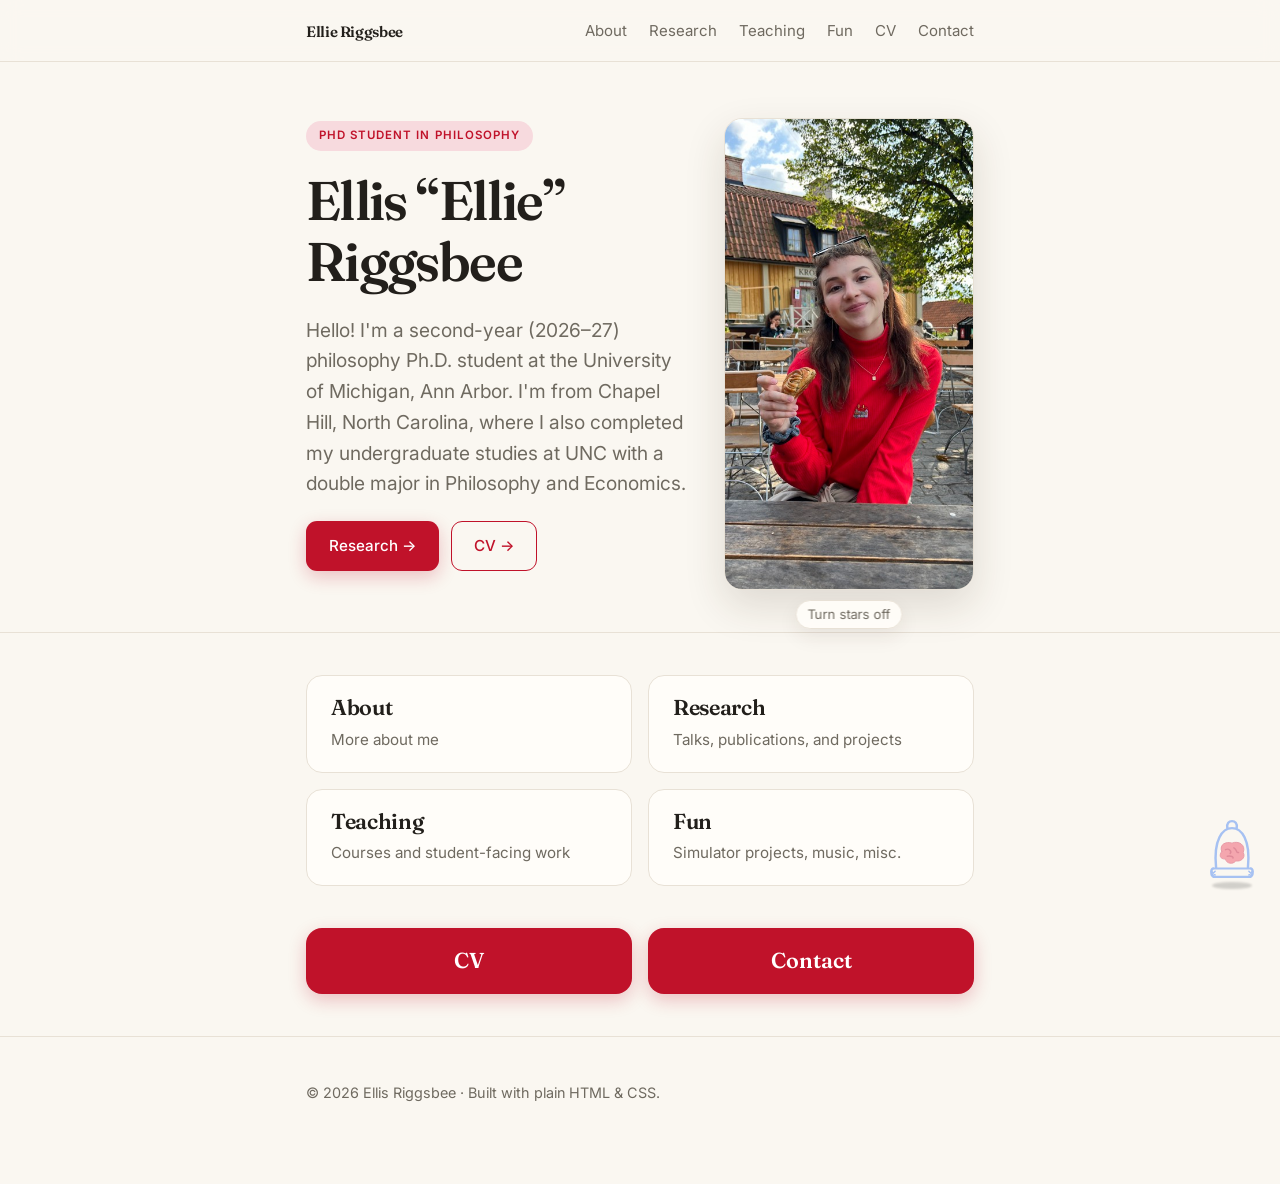
<file: index.html>
<!DOCTYPE html>
<html lang="en">
<head>
  <meta charset="utf-8" />
  <meta name="viewport" content="width=device-width, initial-scale=1" />
  <title>Ellis Riggsbee</title>
  <meta name="description" content="Ellis Riggsbee — PhD student in philosophy." />
  <link rel="icon" href="favicon.svg" type="image/svg+xml" />
  <link rel="preconnect" href="https://fonts.googleapis.com" />
  <link rel="preconnect" href="https://fonts.gstatic.com" crossorigin />
  <link rel="stylesheet" href="https://fonts.googleapis.com/css2?family=Fraunces:ital,opsz,wght@0,9..144,400..700;1,9..144,400..600&family=Inter:wght@400;500;600&display=swap" />
  <link rel="stylesheet" href="styles.css?v=biv-toggle-spacing" />
</head>
<body>

  <nav class="nav">
    <div class="wrap">
      <span class="brand"><a href="index.html?fresh=site-current" style="color:inherit;">Ellie Riggsbee</a></span>
      <ul>
        <li><a href="about.html">About</a></li>
        <li><a href="research.html">Research</a></li>
        <li><a href="teaching.html">Teaching</a></li>
        <li><a href="fun.html">Fun</a></li>
        <li><a href="cv.pdf" target="_blank" rel="noopener">CV</a></li>
        <li><a href="contact.html">Contact</a></li>
      </ul>
    </div>
  </nav>

  <section class="hero home-hero">
    <div class="wrap hero-inner">
      <div class="hero-text">
        <span class="pill">PhD Student in Philosophy</span>
        <h1 class="home-title">Ellis &ldquo;Ellie&rdquo; Riggsbee</h1>
        <p class="tagline">
          Hello! I'm a second-year (2026–27) philosophy Ph.D. student at the
          University of Michigan, Ann Arbor. I'm from Chapel Hill, North Carolina,
          where I also completed my undergraduate studies at UNC with a double
          major in Philosophy and Economics.
        </p>
        <div class="quick-actions">
          <a class="btn" href="research.html">Research →</a>
          <a class="btn ghost" href="cv.pdf" target="_blank" rel="noopener">CV →</a>
        </div>
      </div>
      <div class="headshot-frame">
        <img class="headshot" src="ellie.jpg" alt="Ellis &ldquo;Ellie&rdquo; Riggsbee" />
      </div>
    </div>
  </section>

  <section class="home-sections">
    <div class="wrap">
      <div class="section-grid">
        <a class="section-link" href="about.html">
          <h2>About</h2>
          <p>More about me</p>
        </a>
        <a class="section-link" href="research.html">
          <h2>Research</h2>
          <p>Talks, publications, and projects</p>
        </a>
        <a class="section-link" href="teaching.html">
          <h2>Teaching</h2>
          <p>Courses and student-facing work</p>
        </a>
        <a class="section-link" href="fun.html">
          <h2>Fun</h2>
          <p>Simulator projects, music, misc.</p>
        </a>
        <div class="home-actions-row">
          <a class="home-action-link" href="cv.pdf" target="_blank" rel="noopener">CV</a>
          <a class="home-action-link" href="contact.html">Contact</a>
        </div>
      </div>
    </div>
  </section>

  <footer>
    <div class="wrap">
      <p>© <span id="year"></span> Ellis Riggsbee · Built with plain HTML &amp; CSS.</p>
    </div>
  </footer>

  <div id="brainvat" aria-hidden="true">
    <div class="biv-body">
      <svg viewBox="0 0 64 76" xmlns="http://www.w3.org/2000/svg" fill="none"
           stroke="#a6c1f2" stroke-width="2.6" stroke-linecap="round" stroke-linejoin="round">
        <path d="M21 39 C18 31 26 28 32 30 C39 27 47 32 44 40 C47 46 41 50 36 49
                 C33 53 26 52 25 47 C19 47 18 43 21 39 Z" fill="#f4a6ae" stroke="#e79aa6" stroke-width="1" />
        <path d="M25 37 C29 35 32 39 30 41" stroke="#df8b99" stroke-width="1.5" />
        <path d="M34 35 C38 37 36 41 39 40" stroke="#df8b99" stroke-width="1.5" />
        <path d="M27 44 C31 43 34 45 33 46" stroke="#df8b99" stroke-width="1.5" />
        <path d="M15 56 C12 26 22 14 32 14 C42 14 52 26 49 56" />
        <path d="M27 14 C25 4 39 4 37 14" />
        <path d="M13 57 L51 57" stroke-width="2.2" />
        <path d="M12 57 C9 58 9 66 14 66 L50 66 C55 66 55 58 52 57" />
        <path d="M10 60 L14 64 M14 60 L10 64" stroke-width="1.6" />
        <path d="M50 60 L54 64 M54 60 L50 64" stroke-width="1.6" />
      </svg>
    </div>
  </div>

  <script>
    document.getElementById("year").textContent = new Date().getFullYear();
  </script>
  <script src="cursor.js?v=biv-toggle-spacing"></script>
  <script src="brainvat.js"></script>
</body>
</html>
</file>
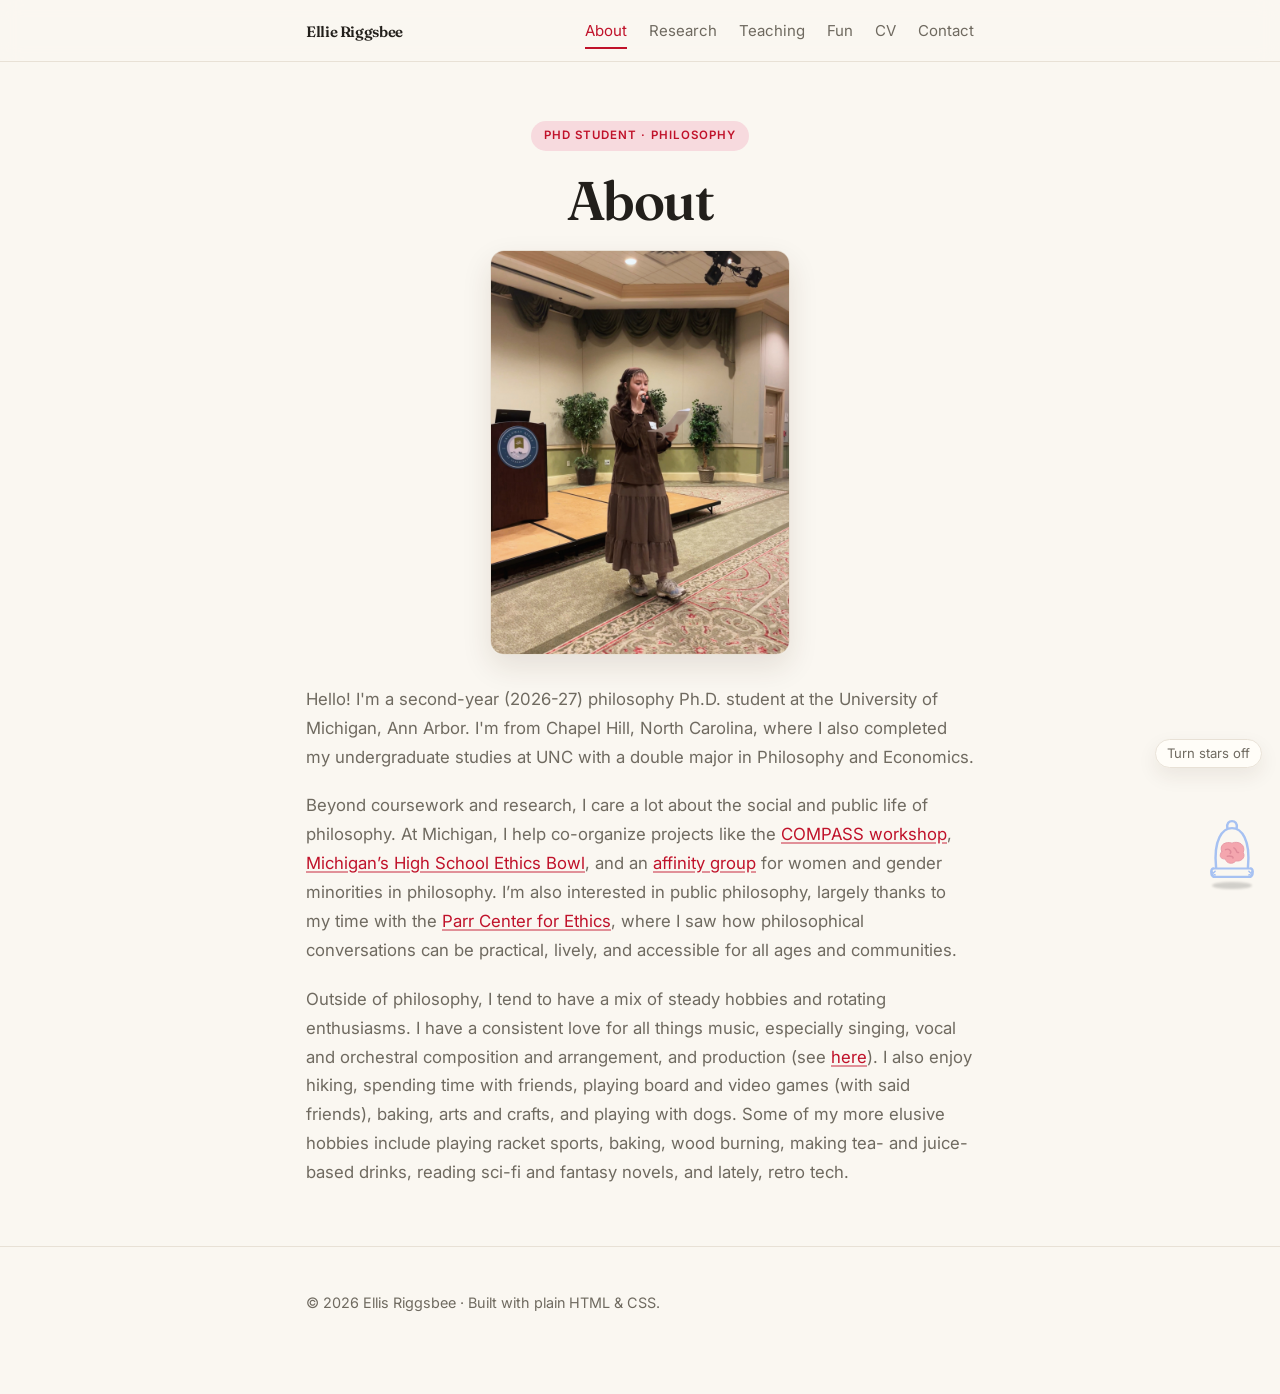
<file: about.html>
<!DOCTYPE html>
<html lang="en">
<head>
  <meta charset="utf-8" />
  <meta name="viewport" content="width=device-width, initial-scale=1" />
  <title>About · Ellis Riggsbee</title>
  <meta name="description" content="About Ellis Riggsbee, PhD student in philosophy." />
  <link rel="icon" href="favicon.svg" type="image/svg+xml" />
  <link rel="preconnect" href="https://fonts.googleapis.com" />
  <link rel="preconnect" href="https://fonts.gstatic.com" crossorigin />
  <link rel="stylesheet" href="https://fonts.googleapis.com/css2?family=Fraunces:ital,opsz,wght@0,9..144,400..700;1,9..144,400..600&family=Inter:wght@400;500;600&display=swap" />
  <link rel="stylesheet" href="styles.css?v=biv-toggle-spacing" />
</head>
<body class="about-page">

  <nav class="nav">
    <div class="wrap">
      <span class="brand"><a href="index.html?fresh=site-current" style="color:inherit;">Ellie Riggsbee</a></span>
      <ul>
        <li><a href="about.html" aria-current="page">About</a></li>
        <li><a href="research.html">Research</a></li>
        <li><a href="teaching.html">Teaching</a></li>
        <li><a href="fun.html">Fun</a></li>
        <li><a href="cv.pdf" target="_blank" rel="noopener">CV</a></li>
        <li><a href="contact.html">Contact</a></li>
      </ul>
    </div>
  </nav>

  <section class="about-hero">
    <div class="wrap about-layout">
      <div class="about-aside">
        <div class="about-heading">
          <span class="pill">PhD Student · Philosophy</span>
          <h1>About</h1>
        </div>
        <img class="about-photo" src="about-photo.png?v=public-talk" alt="Ellis &ldquo;Ellie&rdquo; Riggsbee" />
      </div>
      <div class="about-copy">
        <p>
          Hello! I'm a second-year (2026-27) philosophy Ph.D. student at the
          University of Michigan, Ann Arbor. I'm from Chapel Hill, North Carolina,
          where I also completed my undergraduate studies at UNC with a double
          major in Philosophy and Economics.
        </p>
        <p>
          Beyond coursework and research, I care a lot about the social and
          public life of philosophy. At Michigan, I help co-organize projects
          like the
          <a class="link" href="https://michigancompass.wixsite.com/compassworkshop" target="_blank" rel="noopener">COMPASS workshop</a>,
          <a class="link" href="https://a2ethics.org/" target="_blank" rel="noopener">Michigan&rsquo;s High School Ethics Bowl</a>,
          and an <a class="link" href="https://lsa.umich.edu/philosophy/graduates/community/departmental-groups.html" target="_blank" rel="noopener">affinity group</a> for women and gender minorities in philosophy.
          I&rsquo;m also interested in public philosophy, largely thanks to my time
          with the <a class="link" href="https://parrcenter.unc.edu/" target="_blank" rel="noopener">Parr Center for Ethics</a>, where I saw
          how philosophical conversations can be practical, lively, and
          accessible for all ages and communities.
        </p>
        <p>
          Outside of philosophy, I tend to have a mix of steady hobbies and
          rotating enthusiasms. I have a consistent love for all things music,
          especially singing, vocal and orchestral composition and arrangement,
          and production (see <a class="link" href="music.html">here</a>). I also enjoy hiking, spending time with friends,
          playing board and video games (with said friends), baking, arts and
          crafts, and playing with dogs. Some of my more elusive hobbies include
          playing racket sports, baking, wood burning, making tea- and
          juice-based drinks, reading sci-fi and fantasy novels, and lately,
          retro tech.
        </p>
      </div>
    </div>
  </section>

  <footer>
    <div class="wrap">
      <p>© <span id="year"></span> Ellis Riggsbee · Built with plain HTML &amp; CSS.</p>
    </div>
  </footer>

  <div id="brainvat" aria-hidden="true">
    <div class="biv-body">
      <svg viewBox="0 0 64 76" xmlns="http://www.w3.org/2000/svg" fill="none"
           stroke="#a6c1f2" stroke-width="2.6" stroke-linecap="round" stroke-linejoin="round">
        <path d="M21 39 C18 31 26 28 32 30 C39 27 47 32 44 40 C47 46 41 50 36 49
                 C33 53 26 52 25 47 C19 47 18 43 21 39 Z" fill="#f4a6ae" stroke="#e79aa6" stroke-width="1" />
        <path d="M25 37 C29 35 32 39 30 41" stroke="#df8b99" stroke-width="1.5" />
        <path d="M34 35 C38 37 36 41 39 40" stroke="#df8b99" stroke-width="1.5" />
        <path d="M27 44 C31 43 34 45 33 46" stroke="#df8b99" stroke-width="1.5" />
        <path d="M15 56 C12 26 22 14 32 14 C42 14 52 26 49 56" />
        <path d="M27 14 C25 4 39 4 37 14" />
        <path d="M13 57 L51 57" stroke-width="2.2" />
        <path d="M12 57 C9 58 9 66 14 66 L50 66 C55 66 55 58 52 57" />
        <path d="M10 60 L14 64 M14 60 L10 64" stroke-width="1.6" />
        <path d="M50 60 L54 64 M54 60 L50 64" stroke-width="1.6" />
      </svg>
    </div>
  </div>

  <script>
    document.getElementById("year").textContent = new Date().getFullYear();
  </script>
  <script src="cursor.js?v=biv-toggle-spacing"></script>
  <script src="brainvat.js"></script>
</body>
</html>
</file>
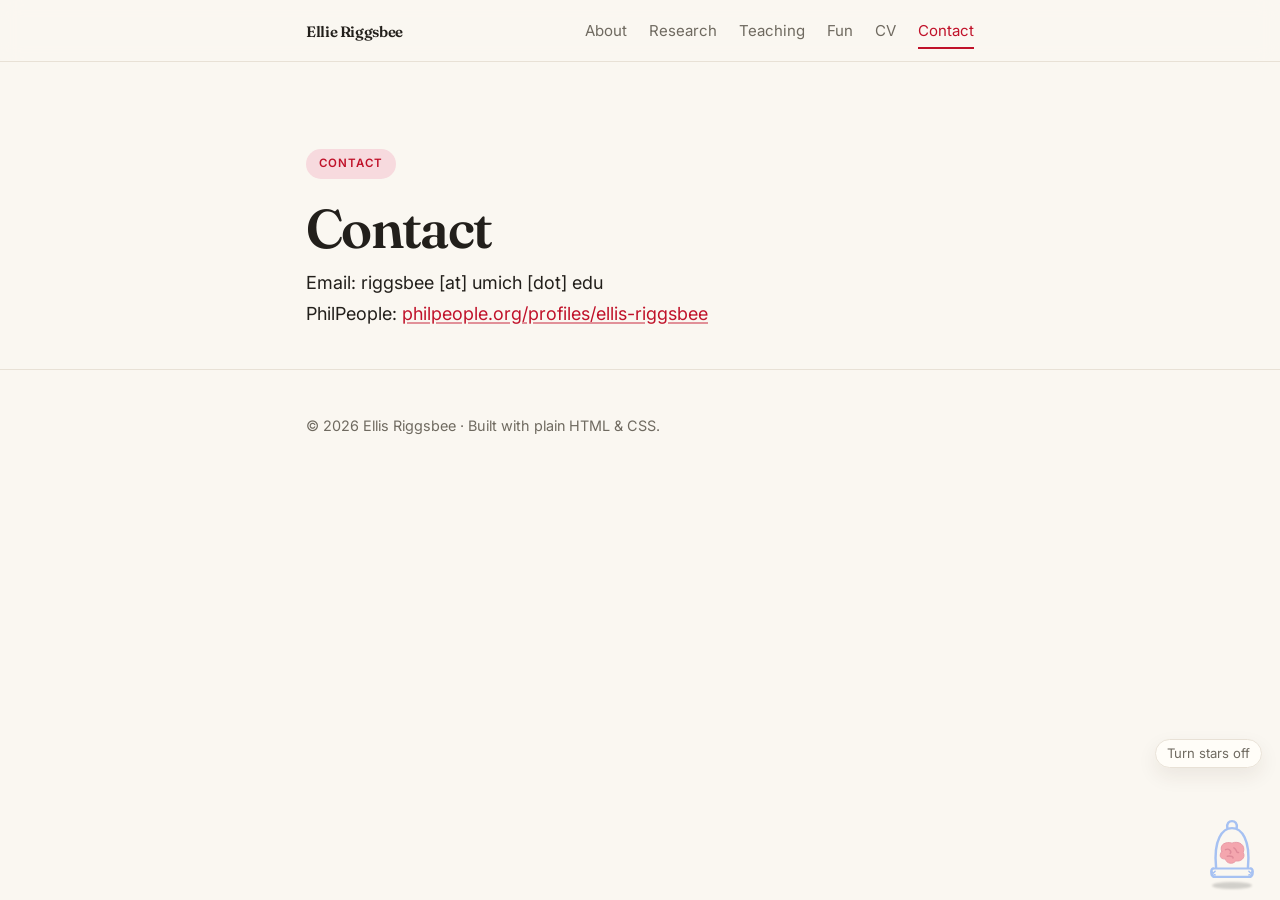
<file: contact.html>
<!DOCTYPE html>
<html lang="en">
<head>
  <meta charset="utf-8" />
  <meta name="viewport" content="width=device-width, initial-scale=1" />
  <title>Contact · Ellis Riggsbee</title>
  <meta name="description" content="Contact information for Ellis Riggsbee." />
  <link rel="icon" href="favicon.svg" type="image/svg+xml" />
  <link rel="preconnect" href="https://fonts.googleapis.com" />
  <link rel="preconnect" href="https://fonts.gstatic.com" crossorigin />
  <link rel="stylesheet" href="https://fonts.googleapis.com/css2?family=Fraunces:ital,opsz,wght@0,9..144,400..700;1,9..144,400..600&family=Inter:wght@400;500;600&display=swap" />
  <link rel="stylesheet" href="styles.css?v=biv-toggle-spacing" />
</head>
<body>

  <nav class="nav">
    <div class="wrap">
      <span class="brand"><a href="index.html?fresh=site-current" style="color:inherit;">Ellie Riggsbee</a></span>
      <ul>
        <li><a href="about.html">About</a></li>
        <li><a href="research.html">Research</a></li>
        <li><a href="teaching.html">Teaching</a></li>
        <li><a href="fun.html">Fun</a></li>
        <li><a href="cv.pdf" target="_blank" rel="noopener">CV</a></li>
        <li><a href="contact.html" aria-current="page">Contact</a></li>
      </ul>
    </div>
  </nav>

  <section class="hero">
    <div class="wrap">
      <span class="pill">Contact</span>
      <h1>Contact</h1>
      <p>
        Email: riggsbee [at] umich [dot] edu<br>
        PhilPeople: <a class="link" href="https://philpeople.org/profiles/ellis-riggsbee" target="_blank" rel="noopener">philpeople.org/profiles/ellis-riggsbee</a><br>
      </p>
    </div>
  </section>

  <footer>
    <div class="wrap">
      <p>© <span id="year"></span> Ellis Riggsbee · Built with plain HTML &amp; CSS.</p>
    </div>
  </footer>

  <div id="brainvat" aria-hidden="true">
    <div class="biv-body">
      <svg viewBox="0 0 64 76" xmlns="http://www.w3.org/2000/svg" fill="none"
           stroke="#a6c1f2" stroke-width="2.6" stroke-linecap="round" stroke-linejoin="round">
        <path d="M21 39 C18 31 26 28 32 30 C39 27 47 32 44 40 C47 46 41 50 36 49
                 C33 53 26 52 25 47 C19 47 18 43 21 39 Z" fill="#f4a6ae" stroke="#e79aa6" stroke-width="1" />
        <path d="M25 37 C29 35 32 39 30 41" stroke="#df8b99" stroke-width="1.5" />
        <path d="M34 35 C38 37 36 41 39 40" stroke="#df8b99" stroke-width="1.5" />
        <path d="M27 44 C31 43 34 45 33 46" stroke="#df8b99" stroke-width="1.5" />
        <path d="M15 56 C12 26 22 14 32 14 C42 14 52 26 49 56" />
        <path d="M27 14 C25 4 39 4 37 14" />
        <path d="M13 57 L51 57" stroke-width="2.2" />
        <path d="M12 57 C9 58 9 66 14 66 L50 66 C55 66 55 58 52 57" />
        <path d="M10 60 L14 64 M14 60 L10 64" stroke-width="1.6" />
        <path d="M50 60 L54 64 M54 60 L50 64" stroke-width="1.6" />
      </svg>
    </div>
  </div>

  <script>
    document.getElementById("year").textContent = new Date().getFullYear();
  </script>
  <script src="cursor.js?v=biv-toggle-spacing"></script>
  <script src="brainvat.js"></script>
</body>
</html>
</file>
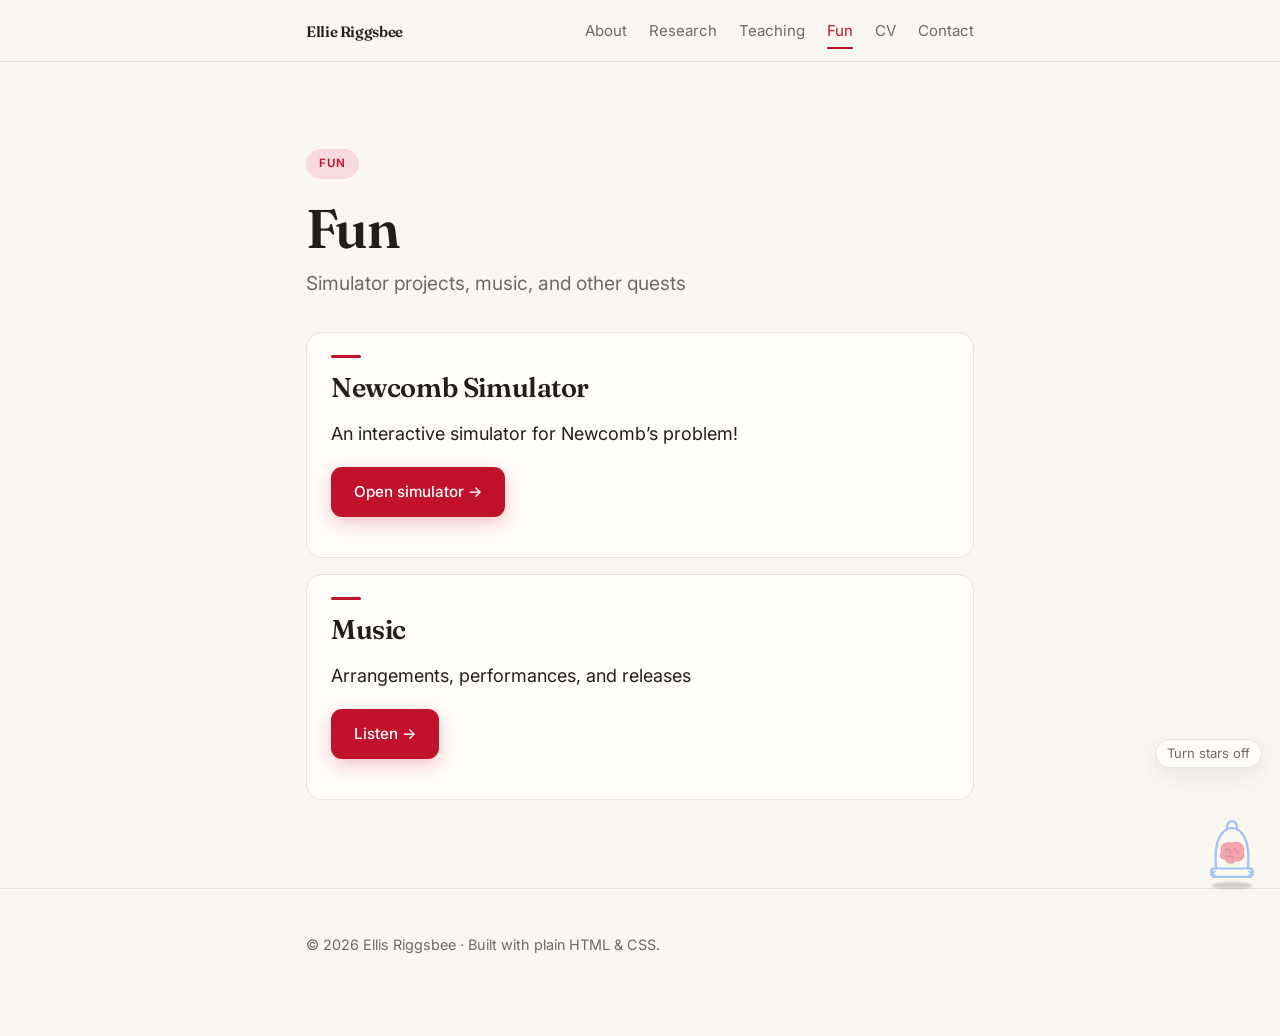
<file: fun.html>
<!DOCTYPE html>
<html lang="en">
<head>
  <meta charset="utf-8" />
  <meta name="viewport" content="width=device-width, initial-scale=1" />
  <title>Fun · Ellis Riggsbee</title>
  <meta name="description" content="Simulator projects, music, and other quests by Ellis Riggsbee." />
  <link rel="icon" href="favicon.svg" type="image/svg+xml" />
  <link rel="preconnect" href="https://fonts.googleapis.com" />
  <link rel="preconnect" href="https://fonts.gstatic.com" crossorigin />
  <link rel="stylesheet" href="https://fonts.googleapis.com/css2?family=Fraunces:ital,opsz,wght@0,9..144,400..700;1,9..144,400..600&family=Inter:wght@400;500;600&display=swap" />
  <link rel="stylesheet" href="styles.css?v=biv-toggle-spacing" />
</head>
<body>

  <nav class="nav">
    <div class="wrap">
      <span class="brand"><a href="index.html?fresh=site-current" style="color:inherit;">Ellie Riggsbee</a></span>
      <ul>
        <li><a href="about.html">About</a></li>
        <li><a href="research.html">Research</a></li>
        <li><a href="teaching.html">Teaching</a></li>
        <li><a href="fun.html" aria-current="page">Fun</a></li>
        <li><a href="cv.pdf" target="_blank" rel="noopener">CV</a></li>
        <li><a href="contact.html">Contact</a></li>
      </ul>
    </div>
  </nav>

  <section class="hero">
    <div class="wrap">
      <span class="pill">Fun</span>
      <h1>Fun</h1>
      <p class="tagline">Simulator projects, music, and other quests</p>
    </div>
  </section>

  <section style="border-top:none; padding-top:0;">
    <div class="wrap">
      <div class="card">
        <h2>Newcomb Simulator</h2>
        <p>
          An interactive simulator for Newcomb&rsquo;s problem!
        </p>
        <p><a class="btn" href="newcomb.html">Open simulator →</a></p>
      </div>

      <div class="card">
        <h2>Music</h2>
        <p>
          Arrangements, performances, and releases
        </p>
        <p><a class="btn" href="music.html">Listen →</a></p>
      </div>
    </div>
  </section>

  <footer>
    <div class="wrap">
      <p>© <span id="year"></span> Ellis Riggsbee · Built with plain HTML &amp; CSS.</p>
    </div>
  </footer>

  <div id="brainvat" aria-hidden="true">
    <div class="biv-body">
      <svg viewBox="0 0 64 76" xmlns="http://www.w3.org/2000/svg" fill="none"
           stroke="#a6c1f2" stroke-width="2.6" stroke-linecap="round" stroke-linejoin="round">
        <path d="M21 39 C18 31 26 28 32 30 C39 27 47 32 44 40 C47 46 41 50 36 49
                 C33 53 26 52 25 47 C19 47 18 43 21 39 Z" fill="#f4a6ae" stroke="#e79aa6" stroke-width="1" />
        <path d="M25 37 C29 35 32 39 30 41" stroke="#df8b99" stroke-width="1.5" />
        <path d="M34 35 C38 37 36 41 39 40" stroke="#df8b99" stroke-width="1.5" />
        <path d="M27 44 C31 43 34 45 33 46" stroke="#df8b99" stroke-width="1.5" />
        <path d="M15 56 C12 26 22 14 32 14 C42 14 52 26 49 56" />
        <path d="M27 14 C25 4 39 4 37 14" />
        <path d="M13 57 L51 57" stroke-width="2.2" />
        <path d="M12 57 C9 58 9 66 14 66 L50 66 C55 66 55 58 52 57" />
        <path d="M10 60 L14 64 M14 60 L10 64" stroke-width="1.6" />
        <path d="M50 60 L54 64 M54 60 L50 64" stroke-width="1.6" />
      </svg>
    </div>
  </div>

  <script>
    document.getElementById("year").textContent = new Date().getFullYear();
  </script>
  <script src="cursor.js?v=biv-toggle-spacing"></script>
  <script src="brainvat.js"></script>
</body>
</html>
</file>
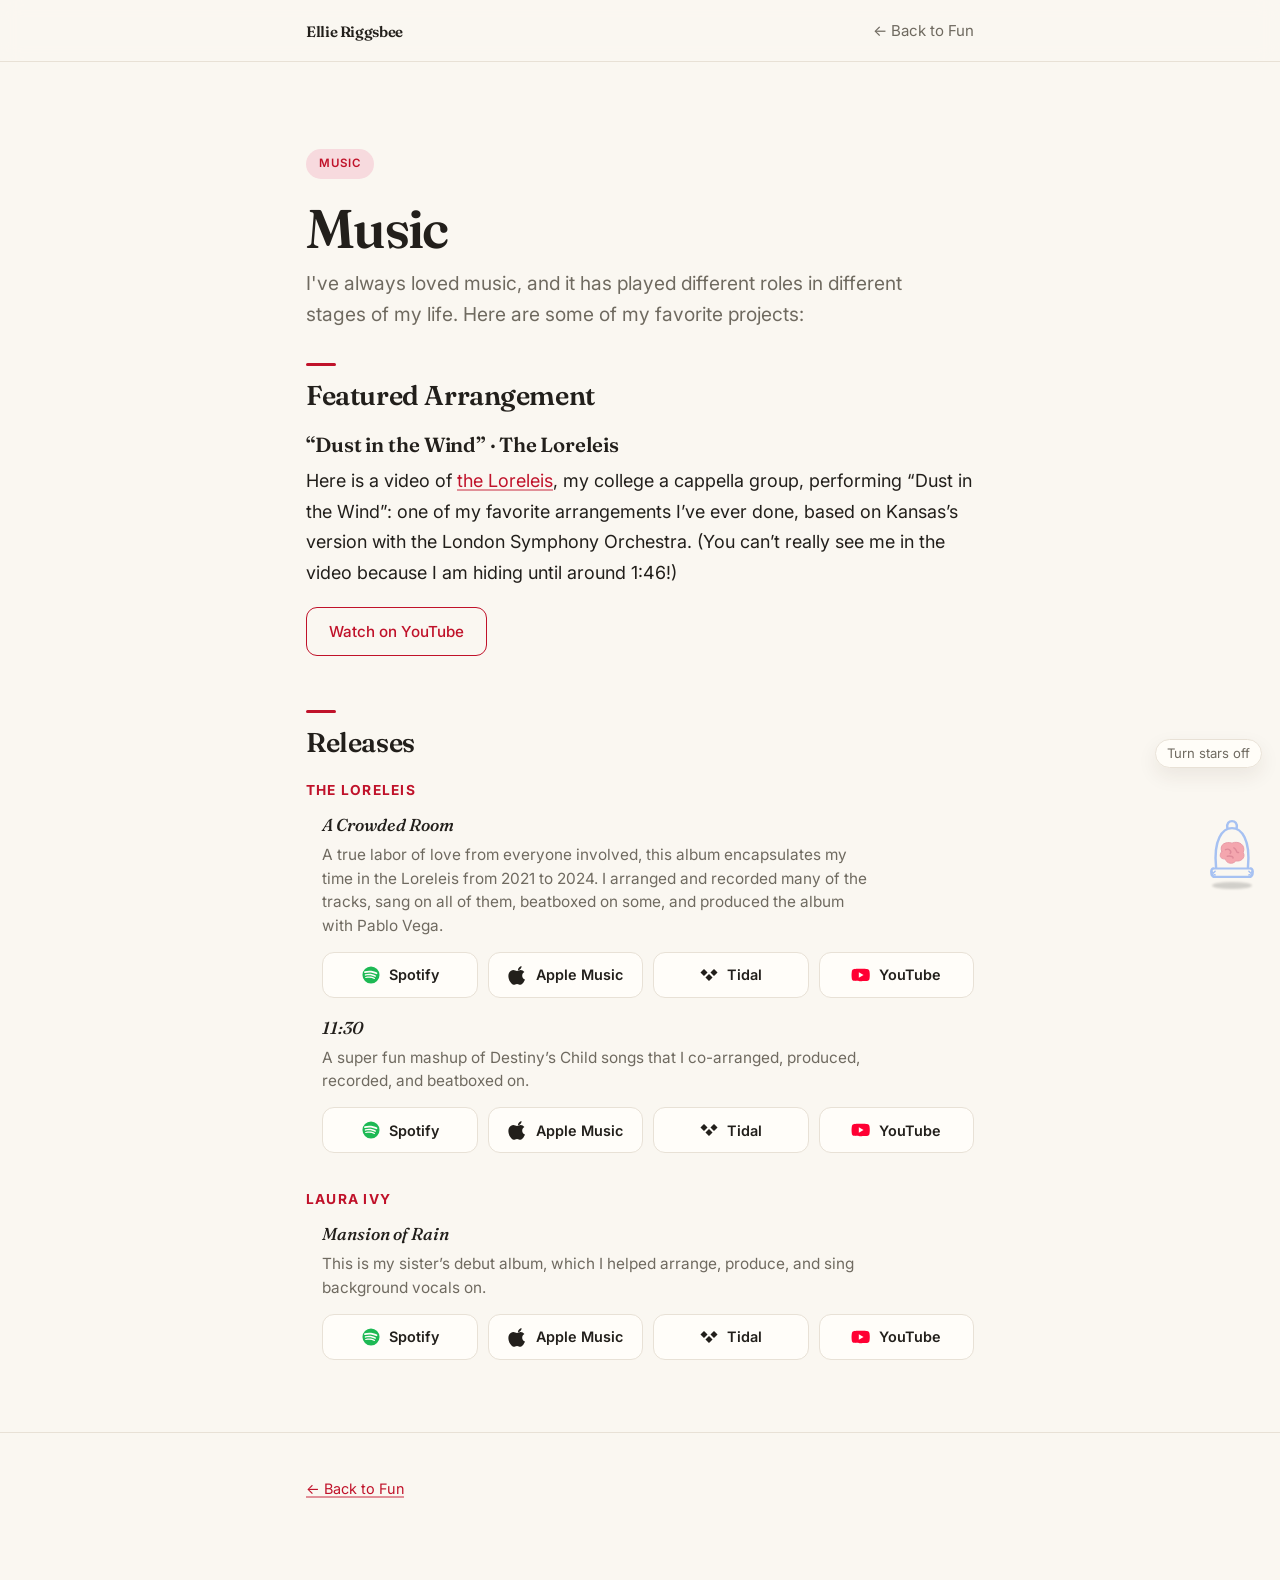
<file: music.html>
<!DOCTYPE html>
<html lang="en">
<head>
  <meta charset="utf-8" />
  <meta name="viewport" content="width=device-width, initial-scale=1" />
  <title>Music · Ellis Riggsbee</title>
  <meta name="description" content="Music by Ellis Riggsbee — a cappella arrangements and favorite pieces." />
  <link rel="icon" href="favicon.svg" type="image/svg+xml" />
  <link rel="preconnect" href="https://fonts.googleapis.com" />
  <link rel="preconnect" href="https://fonts.gstatic.com" crossorigin />
  <link rel="stylesheet" href="https://fonts.googleapis.com/css2?family=Fraunces:ital,opsz,wght@0,9..144,400..700;1,9..144,400..600&family=Inter:wght@400;500;600&display=swap" />
  <link rel="stylesheet" href="styles.css?v=biv-toggle-spacing" />
</head>
<body>

  <nav class="nav">
    <div class="wrap">
      <span class="brand"><a href="index.html?fresh=site-current" style="color:inherit;">Ellie Riggsbee</a></span>
      <ul>
        <li><a href="fun.html">← Back to Fun</a></li>
      </ul>
    </div>
  </nav>

  <section class="hero">
    <div class="wrap">
      <span class="pill">Music</span>
      <h1>Music</h1>
      <p class="tagline">
        I've always loved music, and it has played different roles in different stages
        of my life. Here are some of my favorite projects:
      </p>
    </div>
  </section>

  <section style="border-top:none; padding-top:0;">
    <div class="wrap">
      <div class="music-feature">
        <h2 class="music-section-title">Featured Arrangement</h2>
        <h3 class="feature-title">&ldquo;Dust in the Wind&rdquo; &middot; The Loreleis</h3>
        <p>
          Here is a video of <a class="link" href="https://theloreleis.com/" target="_blank" rel="noopener">the Loreleis</a>, my college a cappella group, performing
          &ldquo;Dust in the Wind&rdquo;: one of my favorite arrangements I&rsquo;ve ever done, based on
          Kansas&rsquo;s version with the London Symphony Orchestra. (You can&rsquo;t really see me in
          the video because I am hiding until around 1:46!)
        </p>
        <p>
          <a class="btn ghost" href="https://www.youtube.com/watch?v=SDbNvaXJ4EQ" target="_blank" rel="noopener">Watch on YouTube</a>
        </p>
      </div>

      <div class="release-section">
        <h2 class="music-section-title">Releases</h2>

        <div class="release-group">
          <h3 class="release-group-title">The Loreleis</h3>

      <div class="music-release">
        <h4>A Crowded Room</h4>
        <p class="release-blurb">
          A true labor of love from everyone involved, this album encapsulates my time
          in the Loreleis from 2021 to 2024. I arranged and recorded many of the tracks,
          sang on all of them, beatboxed on some, and produced the album with Pablo Vega.
        </p>
        <div class="stream-grid" aria-label="Stream A Crowded Room by The Loreleis">
          <a class="stream-link" href="https://open.spotify.com/album/6T1uEKj6ttfRGer2inHWwq" target="_blank" rel="noopener">
            <img class="stream-cover" src="a-crowded-room-cover.jpg" alt="A Crowded Room album cover" />
            <span class="stream-service">
              <svg class="stream-logo spotify-logo" viewBox="0 0 24 24" aria-hidden="true">
                <path d="M12 1.75A10.25 10.25 0 1 0 12 22.25 10.25 10.25 0 0 0 12 1.75Zm4.7 14.78a.7.7 0 0 1-.96.23c-2.63-1.6-5.94-1.96-9.84-1.07a.7.7 0 1 1-.31-1.36c4.27-.98 7.93-.56 10.88 1.24.33.2.43.63.23.96Zm1.25-2.78a.86.86 0 0 1-1.18.28c-3.01-1.85-7.59-2.38-11.15-1.3a.86.86 0 1 1-.5-1.65c4.06-1.23 9.1-.64 12.56 1.48.41.25.53.78.27 1.19Zm.12-2.89C14.46 8.72 8.5 8.52 5.05 9.56a1.03 1.03 0 0 1-.6-1.97c3.96-1.2 10.55-.96 14.67 1.49a1.03 1.03 0 0 1-1.05 1.78Z" />
              </svg>
              Spotify
            </span>
          </a>
          <a class="stream-link" href="https://music.apple.com/us/album/a-crowded-room/1805881535" target="_blank" rel="noopener">
            <img class="stream-cover" src="a-crowded-room-cover.jpg" alt="A Crowded Room album cover" />
            <span class="stream-service">
              <svg class="stream-logo apple-logo" viewBox="0 0 24 24" aria-hidden="true">
                <path d="M16.38 1.42c.05 1.25-.43 2.31-1.2 3.18-.82.93-1.98 1.64-3.12 1.55-.14-1.2.5-2.43 1.24-3.23.84-.91 2.27-1.57 3.08-1.5Zm4.02 16.12c-.54 1.23-.8 1.78-1.5 2.84-.98 1.48-2.36 3.32-4.08 3.34-1.52.01-1.91-.97-3.98-.97-2.06 0-2.49.97-4 .96-1.72-.02-3.03-1.69-4.01-3.17C.1 16.39-.18 11.56 1.49 8.98c1.2-1.84 3.08-2.91 4.86-2.91 1.8 0 2.94.98 4.43.98 1.46 0 2.35-.98 4.45-.98 1.59 0 3.26.86 4.45 2.35-3.91 2.15-3.28 7.7.72 9.12Z" />
              </svg>
              Apple Music
            </span>
          </a>
          <a class="stream-link" href="https://listen.tidal.com/album/427551148" target="_blank" rel="noopener">
            <img class="stream-cover" src="a-crowded-room-cover.jpg" alt="A Crowded Room album cover" />
            <span class="stream-service">
              <svg class="stream-logo tidal-logo" viewBox="0 0 24 24" aria-hidden="true">
                <path d="M6 4.75 10.25 9 6 13.25 1.75 9 6 4.75Zm12 0L22.25 9 18 13.25 13.75 9 18 4.75ZM12 10.75 16.25 15 12 19.25 7.75 15 12 10.75Z" />
              </svg>
              Tidal
            </span>
          </a>
          <a class="stream-link" href="https://www.youtube.com/results?search_query=%22A+Crowded+Room%22+%22The+Loreleis%22" target="_blank" rel="noopener">
            <img class="stream-cover" src="a-crowded-room-cover.jpg" alt="A Crowded Room album cover" />
            <span class="stream-service">
              <svg class="stream-logo youtube-logo" viewBox="0 0 24 24" aria-hidden="true">
                <path d="M22.1 7.05a2.75 2.75 0 0 0-1.94-1.95C18.45 4.64 11.6 4.64 11.6 4.64s-6.85 0-8.56.46A2.75 2.75 0 0 0 1.1 7.05 28.62 28.62 0 0 0 .64 12a28.62 28.62 0 0 0 .46 4.95 2.75 2.75 0 0 0 1.94 1.95c1.71.46 8.56.46 8.56.46s6.85 0 8.56-.46a2.75 2.75 0 0 0 1.94-1.95A28.62 28.62 0 0 0 22.56 12a28.62 28.62 0 0 0-.46-4.95ZM9.39 15.27V8.73L15.08 12l-5.69 3.27Z" />
              </svg>
              YouTube
            </span>
          </a>
        </div>
      </div>

      <div class="music-release">
        <h4>11:30</h4>
        <p class="release-blurb">
          A super fun mashup of Destiny&rsquo;s Child songs that I co-arranged, produced,
          recorded, and beatboxed on.
        </p>
        <div class="stream-grid" aria-label="Stream 11:30 by The Loreleis">
          <a class="stream-link" href="https://open.spotify.com/album/13aiLRsn9llNkXUDmS8Jjo" target="_blank" rel="noopener">
            <img class="stream-cover" src="eleven-thirty-cover.jpg" alt="11:30 single cover" />
            <span class="stream-service">
              <svg class="stream-logo spotify-logo" viewBox="0 0 24 24" aria-hidden="true">
                <path d="M12 1.75A10.25 10.25 0 1 0 12 22.25 10.25 10.25 0 0 0 12 1.75Zm4.7 14.78a.7.7 0 0 1-.96.23c-2.63-1.6-5.94-1.96-9.84-1.07a.7.7 0 1 1-.31-1.36c4.27-.98 7.93-.56 10.88 1.24.33.2.43.63.23.96Zm1.25-2.78a.86.86 0 0 1-1.18.28c-3.01-1.85-7.59-2.38-11.15-1.3a.86.86 0 1 1-.5-1.65c4.06-1.23 9.1-.64 12.56 1.48.41.25.53.78.27 1.19Zm.12-2.89C14.46 8.72 8.5 8.52 5.05 9.56a1.03 1.03 0 0 1-.6-1.97c3.96-1.2 10.55-.96 14.67 1.49a1.03 1.03 0 0 1-1.05 1.78Z" />
              </svg>
              Spotify
            </span>
          </a>
          <a class="stream-link" href="https://music.apple.com/us/album/11-30-single/1733343736" target="_blank" rel="noopener">
            <img class="stream-cover" src="eleven-thirty-cover.jpg" alt="11:30 single cover" />
            <span class="stream-service">
              <svg class="stream-logo apple-logo" viewBox="0 0 24 24" aria-hidden="true">
                <path d="M16.38 1.42c.05 1.25-.43 2.31-1.2 3.18-.82.93-1.98 1.64-3.12 1.55-.14-1.2.5-2.43 1.24-3.23.84-.91 2.27-1.57 3.08-1.5Zm4.02 16.12c-.54 1.23-.8 1.78-1.5 2.84-.98 1.48-2.36 3.32-4.08 3.34-1.52.01-1.91-.97-3.98-.97-2.06 0-2.49.97-4 .96-1.72-.02-3.03-1.69-4.01-3.17C.1 16.39-.18 11.56 1.49 8.98c1.2-1.84 3.08-2.91 4.86-2.91 1.8 0 2.94.98 4.43.98 1.46 0 2.35-.98 4.45-.98 1.59 0 3.26.86 4.45 2.35-3.91 2.15-3.28 7.7.72 9.12Z" />
              </svg>
              Apple Music
            </span>
          </a>
          <a class="stream-link" href="https://listen.tidal.com/search?q=11%3A30%20The%20Loreleis" target="_blank" rel="noopener">
            <img class="stream-cover" src="eleven-thirty-cover.jpg" alt="11:30 single cover" />
            <span class="stream-service">
              <svg class="stream-logo tidal-logo" viewBox="0 0 24 24" aria-hidden="true">
                <path d="M6 4.75 10.25 9 6 13.25 1.75 9 6 4.75Zm12 0L22.25 9 18 13.25 13.75 9 18 4.75ZM12 10.75 16.25 15 12 19.25 7.75 15 12 10.75Z" />
              </svg>
              Tidal
            </span>
          </a>
          <a class="stream-link" href="https://www.youtube.com/results?search_query=%2211%3A30%22+%22The+Loreleis%22" target="_blank" rel="noopener">
            <img class="stream-cover" src="eleven-thirty-cover.jpg" alt="11:30 single cover" />
            <span class="stream-service">
              <svg class="stream-logo youtube-logo" viewBox="0 0 24 24" aria-hidden="true">
                <path d="M22.1 7.05a2.75 2.75 0 0 0-1.94-1.95C18.45 4.64 11.6 4.64 11.6 4.64s-6.85 0-8.56.46A2.75 2.75 0 0 0 1.1 7.05 28.62 28.62 0 0 0 .64 12a28.62 28.62 0 0 0 .46 4.95 2.75 2.75 0 0 0 1.94 1.95c1.71.46 8.56.46 8.56.46s6.85 0 8.56-.46a2.75 2.75 0 0 0 1.94-1.95A28.62 28.62 0 0 0 22.56 12a28.62 28.62 0 0 0-.46-4.95ZM9.39 15.27V8.73L15.08 12l-5.69 3.27Z" />
              </svg>
              YouTube
            </span>
          </a>
        </div>
      </div>
        </div>

        <div class="release-group">
          <h3 class="release-group-title">Laura Ivy</h3>

      <div class="music-release">
        <h4>Mansion of Rain</h4>
        <p class="release-blurb">
          This is my sister&rsquo;s debut album, which I helped arrange, produce, and sing
          background vocals on.
        </p>
        <div class="stream-grid" aria-label="Stream Mansion of Rain by Laura Ivy">
          <a class="stream-link" href="https://open.spotify.com/album/1fwTNiJgsP9uvbdbiEdnX1" target="_blank" rel="noopener">
            <img class="stream-cover" src="mansion-of-rain-cover.jpg" alt="Mansion of Rain album cover" />
            <span class="stream-service">
              <svg class="stream-logo spotify-logo" viewBox="0 0 24 24" aria-hidden="true">
                <path d="M12 1.75A10.25 10.25 0 1 0 12 22.25 10.25 10.25 0 0 0 12 1.75Zm4.7 14.78a.7.7 0 0 1-.96.23c-2.63-1.6-5.94-1.96-9.84-1.07a.7.7 0 1 1-.31-1.36c4.27-.98 7.93-.56 10.88 1.24.33.2.43.63.23.96Zm1.25-2.78a.86.86 0 0 1-1.18.28c-3.01-1.85-7.59-2.38-11.15-1.3a.86.86 0 1 1-.5-1.65c4.06-1.23 9.1-.64 12.56 1.48.41.25.53.78.27 1.19Zm.12-2.89C14.46 8.72 8.5 8.52 5.05 9.56a1.03 1.03 0 0 1-.6-1.97c3.96-1.2 10.55-.96 14.67 1.49a1.03 1.03 0 0 1-1.05 1.78Z" />
              </svg>
              Spotify
            </span>
          </a>
          <a class="stream-link" href="https://music.apple.com/us/album/mansion-of-rain/1780110694" target="_blank" rel="noopener">
            <img class="stream-cover" src="mansion-of-rain-cover.jpg" alt="Mansion of Rain album cover" />
            <span class="stream-service">
              <svg class="stream-logo apple-logo" viewBox="0 0 24 24" aria-hidden="true">
                <path d="M16.38 1.42c.05 1.25-.43 2.31-1.2 3.18-.82.93-1.98 1.64-3.12 1.55-.14-1.2.5-2.43 1.24-3.23.84-.91 2.27-1.57 3.08-1.5Zm4.02 16.12c-.54 1.23-.8 1.78-1.5 2.84-.98 1.48-2.36 3.32-4.08 3.34-1.52.01-1.91-.97-3.98-.97-2.06 0-2.49.97-4 .96-1.72-.02-3.03-1.69-4.01-3.17C.1 16.39-.18 11.56 1.49 8.98c1.2-1.84 3.08-2.91 4.86-2.91 1.8 0 2.94.98 4.43.98 1.46 0 2.35-.98 4.45-.98 1.59 0 3.26.86 4.45 2.35-3.91 2.15-3.28 7.7.72 9.12Z" />
              </svg>
              Apple Music
            </span>
          </a>
          <a class="stream-link" href="https://listen.tidal.com/album/399824882" target="_blank" rel="noopener">
            <img class="stream-cover" src="mansion-of-rain-cover.jpg" alt="Mansion of Rain album cover" />
            <span class="stream-service">
              <svg class="stream-logo tidal-logo" viewBox="0 0 24 24" aria-hidden="true">
                <path d="M6 4.75 10.25 9 6 13.25 1.75 9 6 4.75Zm12 0L22.25 9 18 13.25 13.75 9 18 4.75ZM12 10.75 16.25 15 12 19.25 7.75 15 12 10.75Z" />
              </svg>
              Tidal
            </span>
          </a>
          <a class="stream-link" href="https://www.youtube.com/results?search_query=%22Mansion+of+Rain%22+%22Laura+Ivy%22" target="_blank" rel="noopener">
            <img class="stream-cover" src="mansion-of-rain-cover.jpg" alt="Mansion of Rain album cover" />
            <span class="stream-service">
              <svg class="stream-logo youtube-logo" viewBox="0 0 24 24" aria-hidden="true">
                <path d="M22.1 7.05a2.75 2.75 0 0 0-1.94-1.95C18.45 4.64 11.6 4.64 11.6 4.64s-6.85 0-8.56.46A2.75 2.75 0 0 0 1.1 7.05 28.62 28.62 0 0 0 .64 12a28.62 28.62 0 0 0 .46 4.95 2.75 2.75 0 0 0 1.94 1.95c1.71.46 8.56.46 8.56.46s6.85 0 8.56-.46a2.75 2.75 0 0 0 1.94-1.95A28.62 28.62 0 0 0 22.56 12a28.62 28.62 0 0 0-.46-4.95ZM9.39 15.27V8.73L15.08 12l-5.69 3.27Z" />
              </svg>
              YouTube
            </span>
          </a>
        </div>
      </div>
        </div>
      </div>
    </div>
  </section>

  <footer>
    <div class="wrap">
      <p><a class="link" href="fun.html">← Back to Fun</a></p>
    </div>
  </footer>

  <div id="brainvat" aria-hidden="true">
    <div class="biv-body">
      <svg viewBox="0 0 64 76" xmlns="http://www.w3.org/2000/svg" fill="none"
           stroke="#a6c1f2" stroke-width="2.6" stroke-linecap="round" stroke-linejoin="round">
        <path d="M21 39 C18 31 26 28 32 30 C39 27 47 32 44 40 C47 46 41 50 36 49
                 C33 53 26 52 25 47 C19 47 18 43 21 39 Z" fill="#f4a6ae" stroke="#e79aa6" stroke-width="1" />
        <path d="M25 37 C29 35 32 39 30 41" stroke="#df8b99" stroke-width="1.5" />
        <path d="M34 35 C38 37 36 41 39 40" stroke="#df8b99" stroke-width="1.5" />
        <path d="M27 44 C31 43 34 45 33 46" stroke="#df8b99" stroke-width="1.5" />
        <path d="M15 56 C12 26 22 14 32 14 C42 14 52 26 49 56" />
        <path d="M27 14 C25 4 39 4 37 14" />
        <path d="M13 57 L51 57" stroke-width="2.2" />
        <path d="M12 57 C9 58 9 66 14 66 L50 66 C55 66 55 58 52 57" />
        <path d="M10 60 L14 64 M14 60 L10 64" stroke-width="1.6" />
        <path d="M50 60 L54 64 M54 60 L50 64" stroke-width="1.6" />
      </svg>
    </div>
  </div>

  <script src="cursor.js?v=biv-toggle-spacing"></script>
  <script src="brainvat.js"></script>
</body>
</html>
</file>
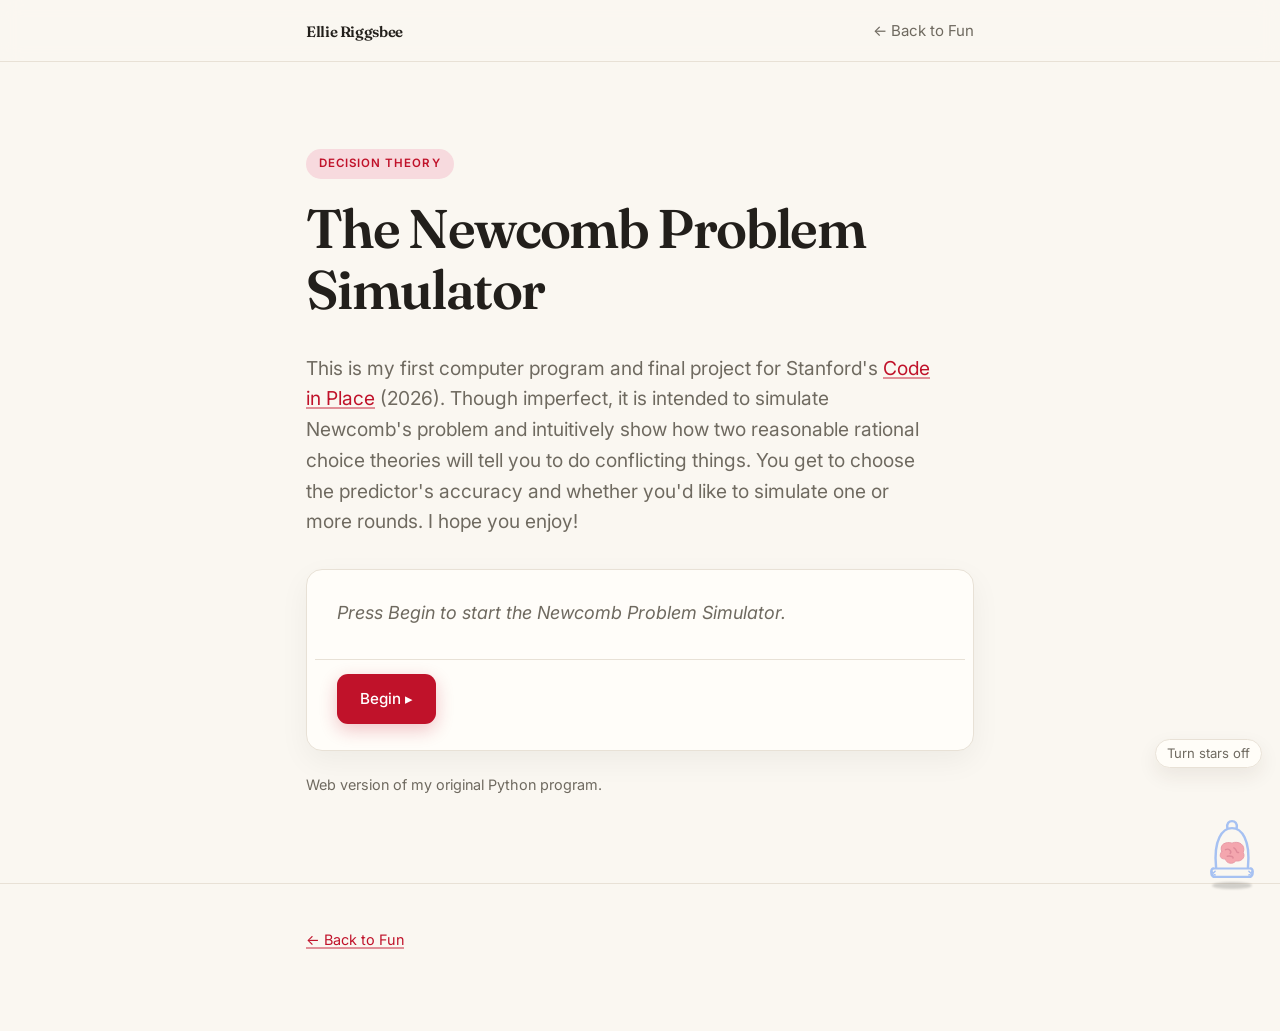
<file: newcomb.html>
<!DOCTYPE html>
<html lang="en">
<head>
  <meta charset="utf-8" />
  <meta name="viewport" content="width=device-width, initial-scale=1" />
  <title>Newcomb Problem Simulator · Ellis Riggsbee</title>
  <meta name="description" content="An interactive simulator for Newcomb's problem, by Ellis Riggsbee." />
  <link rel="icon" href="favicon.svg" type="image/svg+xml" />
  <link rel="preconnect" href="https://fonts.googleapis.com" />
  <link rel="preconnect" href="https://fonts.gstatic.com" crossorigin />
  <link rel="stylesheet" href="https://fonts.googleapis.com/css2?family=Fraunces:ital,opsz,wght@0,9..144,400..700;1,9..144,400..600&family=Inter:wght@400;500;600&display=swap" />
  <link rel="stylesheet" href="styles.css?v=biv-toggle-spacing" />
  <style>
    /* ---- Simulator "console" (web port of the original Python program) ---- */
    .console {
      background: var(--surface);
      border: 1px solid var(--border);
      border-radius: 16px;
      padding: 8px;
      margin: 22px 0;
      box-shadow: 0 10px 30px rgba(0,0,0,0.05);
    }
    .screen {
      max-height: 460px;
      overflow-y: auto;
      padding: 20px 22px;
      scroll-behavior: smooth;
    }
    .line { white-space: pre-wrap; margin: 0 0 0.55em; }
    .line.you { color: var(--accent); font-weight: 600; }       /* echoes your choice */
    .line.err { color: #c0392b; }
    .line.head { font-family: var(--serif); font-size: 1.15rem; margin-top: 0.6em; }
    .line.win { font-family: var(--serif); font-size: 1.25rem; color: var(--accent); }
    .line.quote { font-style: italic; color: var(--muted); }

    .controls {
      display: flex; flex-wrap: wrap; gap: 10px;
      padding: 14px 22px 18px;
      border-top: 1px solid var(--border);
    }
    .controls:empty { display: none; }
    .numrow { display: flex; gap: 10px; align-items: center; flex-wrap: wrap; }
    .numrow input {
      font: inherit; padding: 9px 12px; width: 130px;
      border: 1px solid var(--border); border-radius: 9px;
      background: var(--bg); color: var(--text);
    }
    .btn.choice { background: transparent; color: var(--accent); border: 1px solid var(--accent); text-align: left; }
    .btn.choice:hover { background: var(--accent-soft); }
  </style>
</head>
<body class="newcomb-page">

  <nav class="nav">
    <div class="wrap">
      <span class="brand"><a href="index.html?fresh=site-current" style="color:inherit;">Ellie Riggsbee</a></span>
      <ul>
        <li><a href="fun.html">← Back to Fun</a></li>
      </ul>
    </div>
  </nav>

  <section class="hero">
    <div class="wrap">
      <span class="pill">Decision Theory</span>
      <h1>The Newcomb Problem Simulator</h1>
      <p class="tagline">
        This is my first computer program and final project for Stanford's
        <a class="link" href="https://codeinplace.stanford.edu/" target="_blank" rel="noopener">Code in Place</a>
        (2026). Though imperfect, it is intended to simulate Newcomb's problem
        and intuitively show how two reasonable rational choice theories will
        tell you to do conflicting things. You get to choose the predictor's
        accuracy and whether you'd like to simulate one or more rounds. I hope
        you enjoy!
      </p>
    </div>
  </section>

  <section style="border-top:none; padding-top:0;">
    <div class="wrap">
      <div class="console">
        <div class="screen" id="screen"></div>
        <div class="controls" id="controls"></div>
      </div>
      <p class="muted small">
        Web version of my original Python program.
      </p>
    </div>
  </section>

  <footer>
    <div class="wrap">
      <p><a class="link" href="fun.html">← Back to Fun</a></p>
    </div>
  </footer>

  <script>
  /* =======================================================================
     Newcomb Problem Simulator — browser port of main.py
     The game logic and text are kept faithful to the original.
     ======================================================================= */

  const BOX_A_AMOUNT = 100;
  const BOX_B_AMOUNT = 1000000;

  const screenEl = document.getElementById('screen');
  const controlsEl = document.getElementById('controls');

  // ---- tiny UI toolkit (stands in for print() / input() / Enter-to-continue) ----
  const money = n => '$' + Number(n).toLocaleString('en-US');

  function say(text, cls) {
    const div = document.createElement('div');
    div.className = 'line' + (cls ? ' ' + cls : '');
    div.textContent = text;
    screenEl.appendChild(div);
    screenEl.scrollTop = screenEl.scrollHeight;
    return div;
  }
  function clearControls() { controlsEl.innerHTML = ''; }
  function mkBtn(label, cls) {
    const b = document.createElement('button');
    b.className = 'btn ' + (cls || '');
    b.textContent = label;
    return b;
  }

  // Press-Enter-to-continue beat.
  function pause(label) {
    return new Promise(res => {
      clearControls();
      const b = mkBtn(label || 'Continue', 'ghost');
      b.onclick = () => { clearControls(); res(); };
      controlsEl.appendChild(b);
      b.focus();
    });
  }

  // A menu of choices; echoes the pick and resolves its value.
  function choose(options) {
    return new Promise(res => {
      clearControls();
      options.forEach(o => {
        const b = mkBtn(o.label, 'choice');
        b.onclick = () => { clearControls(); say('› ' + o.label, 'you'); res(o.value); };
        controlsEl.appendChild(b);
      });
    });
  }
  const askYesOrNo = () => choose([{label:'Yes', value:true}, {label:'No', value:false}]);

  // A validated number entry (stands in for float()/int() input loops).
  function askNumber(placeholder, validate, opts = {}) {
    return new Promise(res => {
      clearControls();
      const row = document.createElement('div'); row.className = 'numrow';
      const input = document.createElement('input');
      input.type = 'number'; input.placeholder = placeholder;
      if (opts.min !== undefined) input.min = opts.min;
      if (opts.step !== undefined) input.step = opts.step;
      const b = mkBtn('Enter');
      const submit = () => {
        const v = opts.integer ? parseInt(input.value, 10) : parseFloat(input.value);
        const err = validate(v);
        if (err) { say(err, 'err'); return; }
        clearControls(); say('› ' + v, 'you'); res(v);
      };
      b.onclick = submit;
      input.addEventListener('keydown', e => { if (e.key === 'Enter') submit(); });
      row.appendChild(input); row.appendChild(b);
      controlsEl.appendChild(row); input.focus();
    });
  }

  // ---- core game logic (faithful to play_newcomb in main.py) ----
  function playNewcomb(strategy, accuracy) {
    const predictorIsRight = Math.random() < accuracy;
    let predicted;
    if (predictorIsRight) predicted = strategy;
    else predicted = (strategy === 'one_box') ? 'two_box' : 'one_box';

    const boxB = (predicted === 'one_box') ? BOX_B_AMOUNT : 0;
    const payout = (strategy === 'one_box') ? boxB : BOX_A_AMOUNT + boxB;
    return { payout, predicted, boxB };
  }
  const formatStrategy = s => (s === 'one_box') ? 'one-box' : 'two-box';

  // ======================= the guided experience =======================

  async function printIntro() {
    say('Welcome to the Newcomb Problem Simulator!', 'head');
    await pause();
    say('There are two boxes:\nBox A is transparent and contains $100.\nBox B is opaque and contains either $1,000,000 or $0.');
    await pause();
    say('You can choose to take only Box B, or you can take both boxes.');
    await pause();
    say('But there is a catch!\nA predictor has already predicted what you will do before you do it.');
    await pause();
    say('If the predictor predicted that you would take only Box B,\nthen they have put $1,000,000 in Box B.');
    await pause();
    say('But if the predictor predicted that you would take both boxes,\nthen they have put $0 in Box B.');
    await pause();
  }

  async function getPredictorAccuracy() {
    say('In the Newcomb problem, the predictor is stipulated to be highly accurate,\nwhich is part of why it is so difficult.');
    await pause();
    say('But, in this simulator, you get to choose how accurate the predictor is.');
    await pause();
    say('How accurate would you like the predictor to be?\nEnter a number from 0 to 100.');
    const pct = await askNumber(
      'predictor accuracy',
      v => (isNaN(v) || v < 0 || v > 100) ? 'Sorry, please enter a number between 0 and 100.' : null,
      { min: 0, step: 'any' }
    );
    say('You chose ' + pct + '% accuracy.');
    return pct / 100;
  }

  async function playOnce(accuracy) {
    say('Choose wisely! Which path will you take?', 'head');
    const strategy = await choose([
      { label: 'One-box: take only Box B', value: 'one_box' },
      { label: 'Two-box: take both Box A and Box B', value: 'two_box' },
    ]);

    const { payout, predicted, boxB } = playNewcomb(strategy, accuracy);

    say('You chose: ' + formatStrategy(strategy));
    say('You won: ' + money(payout) + ' !', 'win');

    if (await want('Would you like an explanation of this outcome?')) {
      explainOneRound(strategy, predicted, boxB, payout);
      await pause();
    }
    if (await want('Would you like a decision-theory explanation?')) {
      await explainDecisionTheory();
    }
  }

  function explainOneRound(strategy, predicted, boxB, payout) {
    say('Explanation:', 'head');
    say('The predictor predicted that you would choose: ' + formatStrategy(predicted));
    if (predicted === 'one_box')
      say('Because the predictor predicted that you’d take one box, Box B contained $1,000,000.');
    else
      say('Because the predictor predicted that you’d take both boxes, Box B contained $0.');

    if (strategy === 'one_box')
      say('You took only Box B, so your payout was exactly what was in Box B.');
    else {
      say('You took both boxes, so your payout was Box A plus Box B.');
      say('Box A contained ' + money(BOX_A_AMOUNT) + '.');
    }
    say('So, your total payout was ' + money(payout) + '.');
  }

  async function runSimulation(accuracy) {
    const numRounds = await askNumber(
      'rounds',
      v => (isNaN(v) || v <= 0) ? 'Sorry, please enter a number greater than 0.' : null,
      { min: 1, step: 1, integer: true }
    );

    let oneBoxTotal = 0, twoBoxTotal = 0;
    for (let i = 0; i < numRounds; i++) {
      oneBoxTotal += playNewcomb('one_box', accuracy).payout;
      twoBoxTotal += playNewcomb('two_box', accuracy).payout;
    }
    const oneBoxAvg = oneBoxTotal / numRounds;
    const twoBoxAvg = twoBoxTotal / numRounds;

    say('After ' + numRounds + ' rounds:', 'head');
    say('One-boxing average payout: ' + money(round2(oneBoxAvg)));
    say('Two-boxing average payout: ' + money(round2(twoBoxAvg)));

    if (oneBoxAvg > twoBoxAvg) say('In this simulation, one-boxing did better.', 'win');
    else if (twoBoxAvg > oneBoxAvg) say('In this simulation, two-boxing did better.', 'win');
    else say('In this simulation, both strategies tied!', 'win');

    if (await want('Would you like an explanation of the simulation?')) {
      await explainSimulation(accuracy, oneBoxAvg, twoBoxAvg, numRounds);
    }
    if (await want('Would you like a decision-theory explanation?')) {
      await explainDecisionTheory();
    }
  }

  async function explainSimulation(accuracy, oneBoxAvg, twoBoxAvg, numRounds) {
    say('Simulation Explanation:', 'head');
    say('In each simulated round, the predictor was right about ' + round2(accuracy * 100) + '% of the time.');
    await pause();
    say('When the strategy was one-boxing:\n- If the predictor correctly predicted one-boxing, Box B had $1,000,000.\n- If the predictor incorrectly predicted two-boxing, Box B had $0.');
    await pause();
    say('When the strategy was two-boxing:\n- If the predictor correctly predicted two-boxing, Box B had $0.\n- If the predictor incorrectly predicted one-boxing, Box B had $1,000,000.\n- The two-boxer also gets Box A, which contains ' + money(BOX_A_AMOUNT) + '.');
    await pause();

    const difference = Math.abs(oneBoxAvg - twoBoxAvg);
    if (difference < 10000) {
      say('The two averages were pretty close in this run.\nThis can happen because simulations involve randomness, especially with a small number of rounds.\nYou simulated ' + numRounds + ' rounds.\nIf you run many more rounds, the averages usually settle into a clearer pattern!');
    } else if (oneBoxAvg > twoBoxAvg) {
      say('In this run, one-boxing had the higher average payout.\nThis happened because one-boxing was more often paired with Box B containing $1,000,000.\nThat is more likely when the predictor is very accurate!');
    } else {
      say('In this run, two-boxing had the higher average payout.\nThis can happen if the predictor accuracy is low.\nIt can also happen because of randomness if the number of simulated rounds is small.\nIn those cases, two-boxing may more often get the extra Box A money,\nor may sometimes get both Box A and a full Box B.');
    }
    say('One-boxing average: ' + money(round2(oneBoxAvg)));
    say('Two-boxing average: ' + money(round2(twoBoxAvg)));
    await pause();
  }

  async function explainDecisionTheory() {
    say('Decision Theory Explanation:', 'head');
    say('Newcomb’s Problem is hard, and it’s famous because it shows us how two\nreasonable ways of thinking about rational choice can prescribe\ndifferent actions.');
    await pause();
    say('In one camp is Evidential Decision Theory, which asks something like:\n"What would my choice be evidence of?"');
    await pause();
    say('In Newcomb’s Problem, if the predictor is highly accurate,\nthen choosing only Box B is strong evidence that the predictor\nalready predicted one-boxing.');
    await pause();
    say('And if the predictor did predict one-boxing, Box B contains $1,000,000.\n\nSo, from an evidential point of view, one-boxing looks like the way to go!');
    await pause();
    say('This is why one-boxing usually does better in the simulator\nwhen the predictor is highly accurate:\n\nOne-boxing is connected to a prediction that was probably already favorable.');
    await pause();
    say('On the other hand, Causal Decision Theory asks something like this:\n\n"What can my imminent choice actually cause?"');
    await pause();
    say('Recall that in Newcomb’s Problem, the prediction has already been made.\nThe money has already, as a matter of fact, either been placed in\nBox B, or left out of Box B.\n\nSo, the causal decision theorist says,\n"my choice now cannot actually *cause* Box B to be full or empty."');
    await pause();

    say('As a quick last exercise, let’s test the causal argument:', 'head');
    say('Quick question:\nIf Box B is already full, which strategy gets more money?');
    let ans = await choose([
      { label: 'One-boxing', value: '1' },
      { label: 'Two-boxing', value: '2' },
    ]);
    if (ans === '2')
      say('Correct! If Box B is already full, two-boxing gets the $1,000,000 + Box A.');
    else
      say('Not quite! If Box B is already full, one-boxing gets the $1,000,000,\nbut two-boxing gets the $1,000,000 + Box A.');
    await pause();

    say('Another quick question:\nIf Box B is already empty, which strategy gets more money?');
    ans = await choose([
      { label: 'One-boxing', value: '1' },
      { label: 'Two-boxing', value: '2' },
    ]);
    if (ans === '2')
      say('Correct! If Box B is already empty, two-boxing still gets Box A.');
    else
      say('Not quite! If Box B is already empty, the one-boxer gets $0,\nbut the two-boxer gets Box A, too.');
    await pause();

    say('And that is the causal decision theorist’s main argument:\n\nOnce the boxes are already set, taking both boxes gets you\neverything one-boxing gets, plus Box A. :)\n\nThe expected utility of 2-boxing is higher in both possible states\nof Box B, which we can especially see when we think about the money\nalready being there or not.');
    await pause();
    say('So... does this simulator show that Evidential Decision Theory is better?!');
    await pause();
    say('In one sense, yes, because if the predictor is highly accurate,\none-boxing usually gets more money, as stipulated by the case.');
    await pause();
    say('But, the causal decision theorist thinks, this doesn’t settle everything!\nThey might think that one-boxers tend to be in better pre-set situations.');
    await pause();
    say('The highly accurate predictor saw them as one-boxers and filled Box B.\nBut once I am choosing, that setup has already happened (or not).\n\nSo, it’s ultimately my pre-set circumstances that come to bite me; not my choice.');
    await pause();
    say('So, EDT tells us to:\n"choose the action that is the best evidence of your situation."\n\nBut CDT says:\n"choose the action that best improves your situation causally."');
    await pause();
    say('Again, Newcomb’s Problem is famous because these two theories come apart!\n\nEDT seems to give the money-winning recommendation.\nAnd CDT seems to better respect the fact that the prediction\nand box-filling (or not-filling) have already happened.');
    await pause();
  }

  async function askBoxerIdentity() {
    say('After playing this round, are you a one-boxer or a two-boxer?');
    const ans = await choose([
      { label: 'One-boxer', value: '1' },
      { label: 'Two-boxer', value: '2' },
    ]);
    if (ans === '1') say('"Why ain’t you richer?" — Jim Joyce', 'quote');
    else say('"Yay!" — Jim Joyce somewhere, probably', 'quote');
  }

  // helper: yes/no gate with the prompt printed first
  async function want(promptText) { say(promptText); return askYesOrNo(); }
  const round2 = n => Math.round(n * 100) / 100;

  // ---- main loop (faithful to main() in main.py) ----
  async function main() {
    await printIntro();
    let keepPlaying = true;
    while (keepPlaying) {
      const accuracy = await getPredictorAccuracy();

      say('Choose a mode:', 'head');
      const mode = await choose([
        { label: 'Play once', value: '1' },
        { label: 'Simulate many rounds and compare strategies', value: '2' },
      ]);

      if (mode === '1') await playOnce(accuracy);
      else await runSimulation(accuracy);

      await askBoxerIdentity();

      say('Would you like to play again?');
      keepPlaying = await askYesOrNo();
    }
    say('Thanks for playing the Newcomb Problem Simulator!', 'head');
    clearControls();
    const again = mkBtn('Start over', 'ghost');
    again.onclick = () => { screenEl.innerHTML = ''; main(); };
    controlsEl.appendChild(again);
  }

  // ---- start screen ----
  clearControls();
  const startBtn = mkBtn('Begin ▸');
  startBtn.onclick = () => { screenEl.innerHTML = ''; main(); };
  controlsEl.appendChild(startBtn);
  say('Press Begin to start the Newcomb Problem Simulator.', 'quote');
  </script>
  <div id="brainvat" aria-hidden="true">
    <div class="biv-body">
      <svg viewBox="0 0 64 76" xmlns="http://www.w3.org/2000/svg" fill="none"
           stroke="#a6c1f2" stroke-width="2.6" stroke-linecap="round" stroke-linejoin="round">
        <path d="M21 39 C18 31 26 28 32 30 C39 27 47 32 44 40 C47 46 41 50 36 49
                 C33 53 26 52 25 47 C19 47 18 43 21 39 Z" fill="#f4a6ae" stroke="#e79aa6" stroke-width="1" />
        <path d="M25 37 C29 35 32 39 30 41" stroke="#df8b99" stroke-width="1.5" />
        <path d="M34 35 C38 37 36 41 39 40" stroke="#df8b99" stroke-width="1.5" />
        <path d="M27 44 C31 43 34 45 33 46" stroke="#df8b99" stroke-width="1.5" />
        <path d="M15 56 C12 26 22 14 32 14 C42 14 52 26 49 56" />
        <path d="M27 14 C25 4 39 4 37 14" />
        <path d="M13 57 L51 57" stroke-width="2.2" />
        <path d="M12 57 C9 58 9 66 14 66 L50 66 C55 66 55 58 52 57" />
        <path d="M10 60 L14 64 M14 60 L10 64" stroke-width="1.6" />
        <path d="M50 60 L54 64 M54 60 L50 64" stroke-width="1.6" />
      </svg>
    </div>
  </div>

  <script src="cursor.js?v=biv-toggle-spacing"></script>
  <script src="brainvat.js"></script>
</body>
</html>
</file>
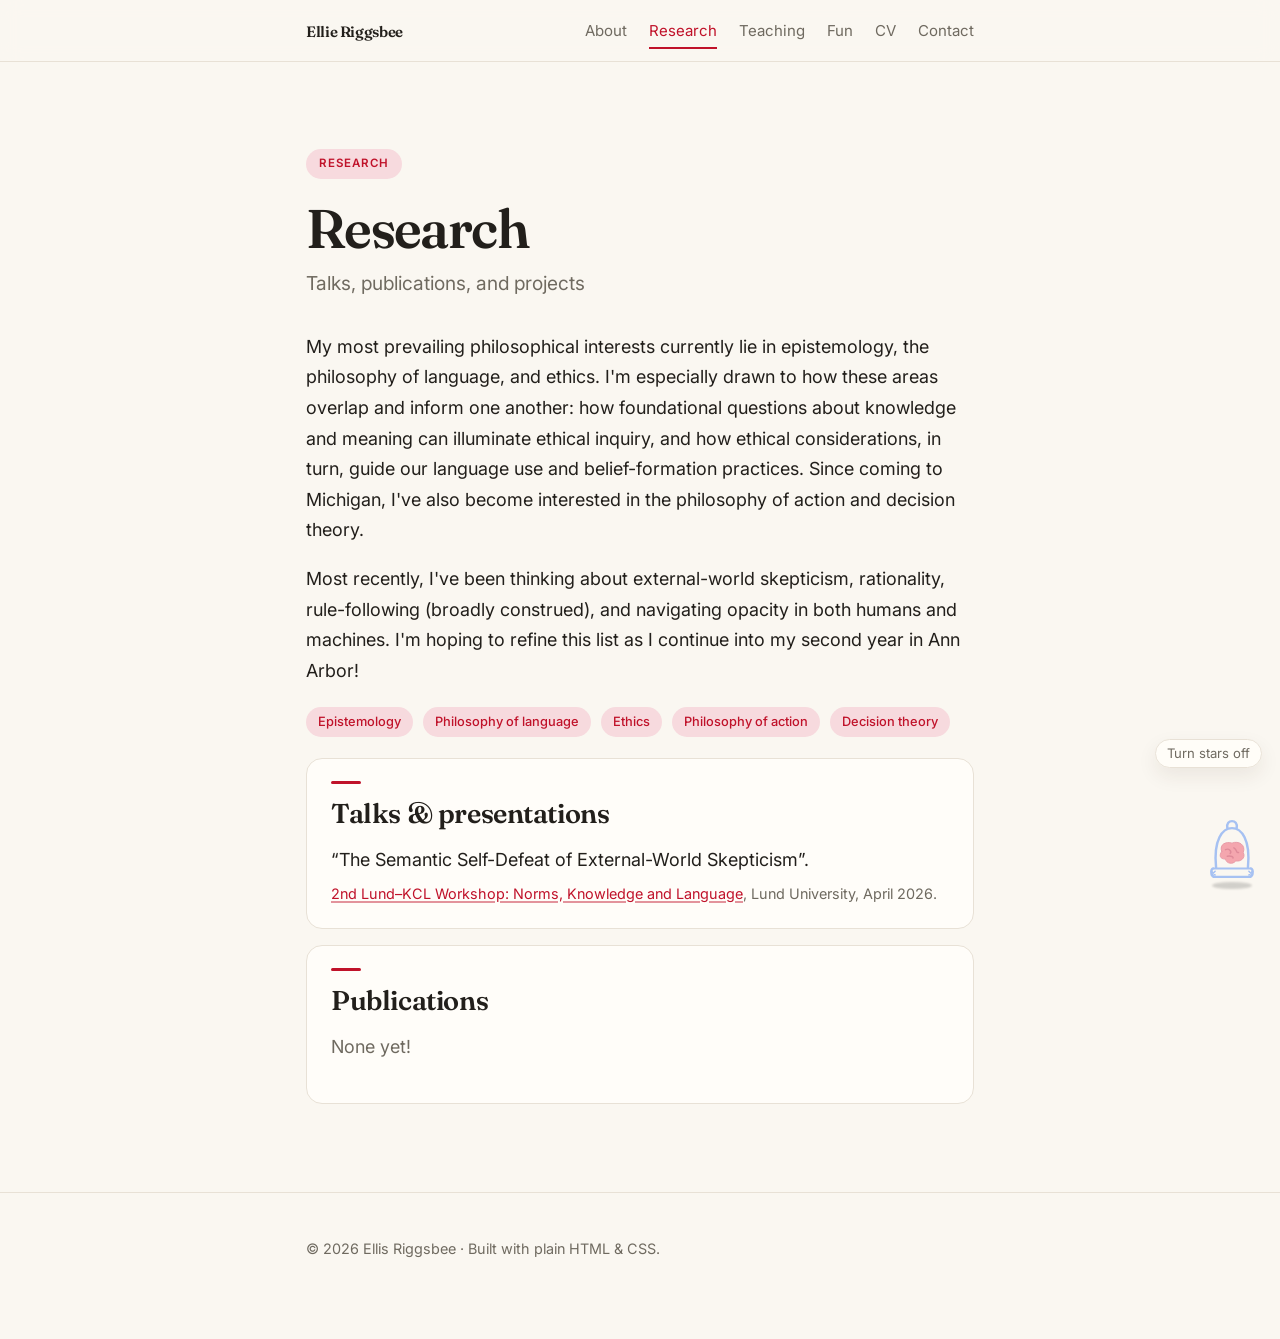
<file: research.html>
<!DOCTYPE html>
<html lang="en">
<head>
  <meta charset="utf-8" />
  <meta name="viewport" content="width=device-width, initial-scale=1" />
  <title>Research · Ellis Riggsbee</title>
  <meta name="description" content="Research interests, talks, publications, and projects by Ellis Riggsbee." />
  <link rel="icon" href="favicon.svg" type="image/svg+xml" />
  <link rel="preconnect" href="https://fonts.googleapis.com" />
  <link rel="preconnect" href="https://fonts.gstatic.com" crossorigin />
  <link rel="stylesheet" href="https://fonts.googleapis.com/css2?family=Fraunces:ital,opsz,wght@0,9..144,400..700;1,9..144,400..600&family=Inter:wght@400;500;600&display=swap" />
  <link rel="stylesheet" href="styles.css?v=biv-toggle-spacing" />
</head>
<body>

  <nav class="nav">
    <div class="wrap">
      <span class="brand"><a href="index.html?fresh=site-current" style="color:inherit;">Ellie Riggsbee</a></span>
      <ul>
        <li><a href="about.html">About</a></li>
        <li><a href="research.html" aria-current="page">Research</a></li>
        <li><a href="teaching.html">Teaching</a></li>
        <li><a href="fun.html">Fun</a></li>
        <li><a href="cv.pdf" target="_blank" rel="noopener">CV</a></li>
        <li><a href="contact.html">Contact</a></li>
      </ul>
    </div>
  </nav>

  <section class="hero">
    <div class="wrap">
      <span class="pill">Research</span>
      <h1>Research</h1>
      <p class="tagline">Talks, publications, and projects</p>
    </div>
  </section>

  <section style="border-top:none; padding-top:0;">
    <div class="wrap">
      <p>
        My most prevailing philosophical interests currently lie in epistemology,
        the philosophy of language, and ethics. I'm especially drawn to how these
        areas overlap and inform one another: how foundational questions about
        knowledge and meaning can illuminate ethical inquiry, and how ethical
        considerations, in turn, guide our language use and belief-formation
        practices. Since coming to Michigan, I've also become interested in the
        philosophy of action and decision theory.
      </p>
      <p>
        Most recently, I've been thinking about external-world skepticism, rationality,
        rule-following (broadly construed), and navigating opacity in both humans and
        machines. I'm hoping to refine this list as I continue into my second year in
        Ann Arbor!
      </p>
      <p>
        <span class="tag">Epistemology</span>
        <span class="tag">Philosophy of language</span>
        <span class="tag">Ethics</span>
        <span class="tag">Philosophy of action</span>
        <span class="tag">Decision theory</span>
      </p>

      <div class="card">
        <h2>Talks &amp; presentations</h2>
        <p style="margin-bottom:0.35em;">
          &ldquo;The Semantic Self-Defeat of External-World Skepticism&rdquo;.
        </p>
        <p class="muted small" style="margin-bottom:0;">
          <a class="link" href="https://www.fil.lu.se/en/department/calendar/event/2nd-lund-kcl-workshop-norms-knowledge-and-language/" target="_blank" rel="noopener">2nd Lund&ndash;KCL Workshop: Norms, Knowledge and Language</a>,
          Lund University, April 2026.
        </p>
      </div>

      <div class="card">
        <h2>Publications</h2>
        <p class="muted">None yet!</p>
      </div>
    </div>
  </section>

  <footer>
    <div class="wrap">
      <p>© <span id="year"></span> Ellis Riggsbee · Built with plain HTML &amp; CSS.</p>
    </div>
  </footer>

  <div id="brainvat" aria-hidden="true">
    <div class="biv-body">
      <svg viewBox="0 0 64 76" xmlns="http://www.w3.org/2000/svg" fill="none"
           stroke="#a6c1f2" stroke-width="2.6" stroke-linecap="round" stroke-linejoin="round">
        <path d="M21 39 C18 31 26 28 32 30 C39 27 47 32 44 40 C47 46 41 50 36 49
                 C33 53 26 52 25 47 C19 47 18 43 21 39 Z" fill="#f4a6ae" stroke="#e79aa6" stroke-width="1" />
        <path d="M25 37 C29 35 32 39 30 41" stroke="#df8b99" stroke-width="1.5" />
        <path d="M34 35 C38 37 36 41 39 40" stroke="#df8b99" stroke-width="1.5" />
        <path d="M27 44 C31 43 34 45 33 46" stroke="#df8b99" stroke-width="1.5" />
        <path d="M15 56 C12 26 22 14 32 14 C42 14 52 26 49 56" />
        <path d="M27 14 C25 4 39 4 37 14" />
        <path d="M13 57 L51 57" stroke-width="2.2" />
        <path d="M12 57 C9 58 9 66 14 66 L50 66 C55 66 55 58 52 57" />
        <path d="M10 60 L14 64 M14 60 L10 64" stroke-width="1.6" />
        <path d="M50 60 L54 64 M54 60 L50 64" stroke-width="1.6" />
      </svg>
    </div>
  </div>

  <script>
    document.getElementById("year").textContent = new Date().getFullYear();
  </script>
  <script src="cursor.js?v=biv-toggle-spacing"></script>
  <script src="brainvat.js"></script>
</body>
</html>
</file>
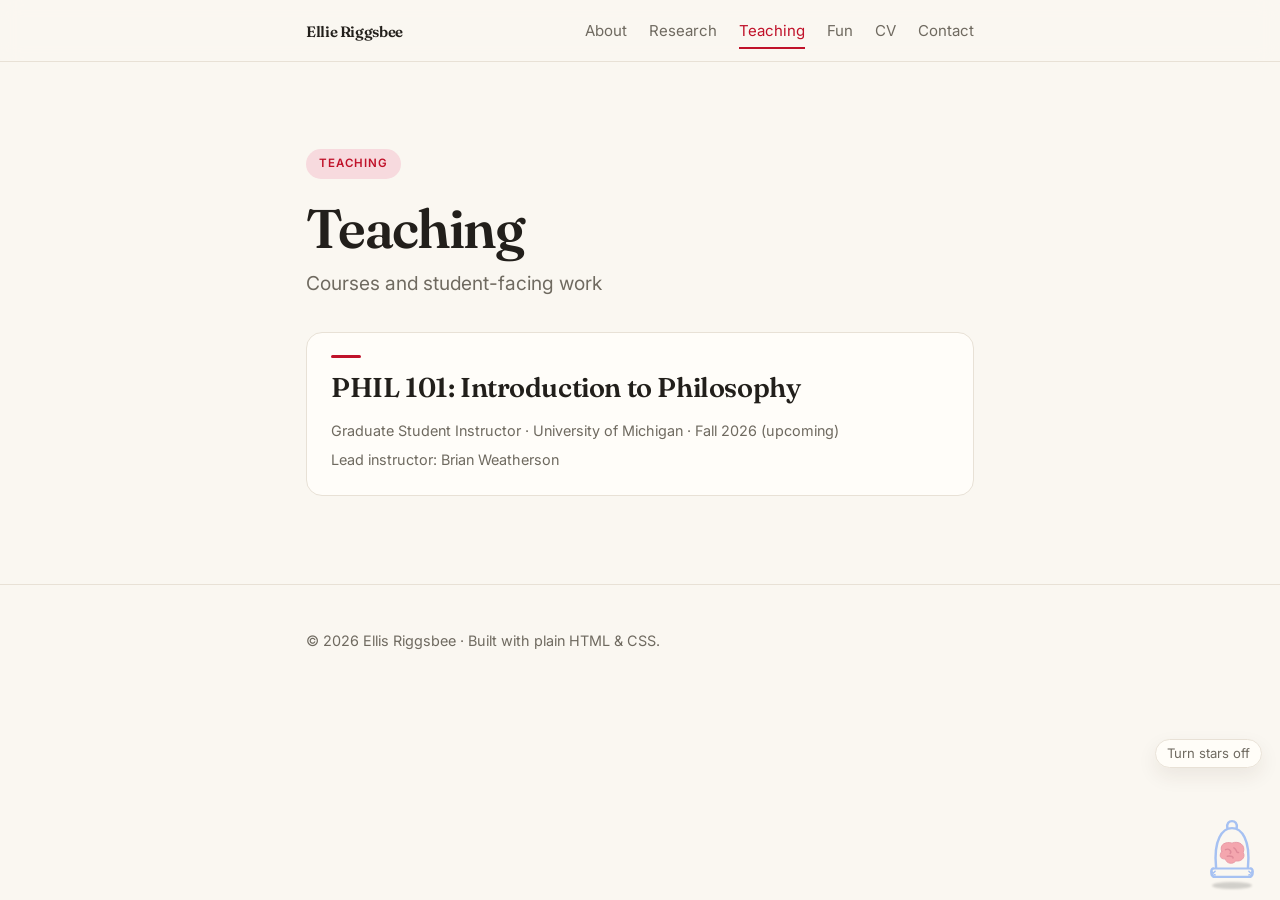
<file: teaching.html>
<!DOCTYPE html>
<html lang="en">
<head>
  <meta charset="utf-8" />
  <meta name="viewport" content="width=device-width, initial-scale=1" />
  <title>Teaching · Ellis Riggsbee</title>
  <meta name="description" content="Teaching and student-facing work by Ellis Riggsbee." />
  <link rel="icon" href="favicon.svg" type="image/svg+xml" />
  <link rel="preconnect" href="https://fonts.googleapis.com" />
  <link rel="preconnect" href="https://fonts.gstatic.com" crossorigin />
  <link rel="stylesheet" href="https://fonts.googleapis.com/css2?family=Fraunces:ital,opsz,wght@0,9..144,400..700;1,9..144,400..600&family=Inter:wght@400;500;600&display=swap" />
  <link rel="stylesheet" href="styles.css?v=biv-toggle-spacing" />
</head>
<body>

  <nav class="nav">
    <div class="wrap">
      <span class="brand"><a href="index.html?fresh=site-current" style="color:inherit;">Ellie Riggsbee</a></span>
      <ul>
        <li><a href="about.html">About</a></li>
        <li><a href="research.html">Research</a></li>
        <li><a href="teaching.html" aria-current="page">Teaching</a></li>
        <li><a href="fun.html">Fun</a></li>
        <li><a href="cv.pdf" target="_blank" rel="noopener">CV</a></li>
        <li><a href="contact.html">Contact</a></li>
      </ul>
    </div>
  </nav>

  <section class="hero">
    <div class="wrap">
      <span class="pill">Teaching</span>
      <h1>Teaching</h1>
      <p class="tagline">Courses and student-facing work</p>
    </div>
  </section>

  <section style="border-top:none; padding-top:0;">
    <div class="wrap">
      <div class="card">
        <h2>PHIL 101: Introduction to Philosophy</h2>
        <p class="muted small" style="margin-bottom:0.35em;">
          Graduate Student Instructor · University of Michigan · Fall 2026 (upcoming)
        </p>
        <p class="muted small" style="margin-bottom:0;">
          Lead instructor: Brian Weatherson
        </p>
      </div>
    </div>
  </section>

  <footer>
    <div class="wrap">
      <p>© <span id="year"></span> Ellis Riggsbee · Built with plain HTML &amp; CSS.</p>
    </div>
  </footer>

  <div id="brainvat" aria-hidden="true">
    <div class="biv-body">
      <svg viewBox="0 0 64 76" xmlns="http://www.w3.org/2000/svg" fill="none"
           stroke="#a6c1f2" stroke-width="2.6" stroke-linecap="round" stroke-linejoin="round">
        <path d="M21 39 C18 31 26 28 32 30 C39 27 47 32 44 40 C47 46 41 50 36 49
                 C33 53 26 52 25 47 C19 47 18 43 21 39 Z" fill="#f4a6ae" stroke="#e79aa6" stroke-width="1" />
        <path d="M25 37 C29 35 32 39 30 41" stroke="#df8b99" stroke-width="1.5" />
        <path d="M34 35 C38 37 36 41 39 40" stroke="#df8b99" stroke-width="1.5" />
        <path d="M27 44 C31 43 34 45 33 46" stroke="#df8b99" stroke-width="1.5" />
        <path d="M15 56 C12 26 22 14 32 14 C42 14 52 26 49 56" />
        <path d="M27 14 C25 4 39 4 37 14" />
        <path d="M13 57 L51 57" stroke-width="2.2" />
        <path d="M12 57 C9 58 9 66 14 66 L50 66 C55 66 55 58 52 57" />
        <path d="M10 60 L14 64 M14 60 L10 64" stroke-width="1.6" />
        <path d="M50 60 L54 64 M54 60 L50 64" stroke-width="1.6" />
      </svg>
    </div>
  </div>

  <script>
    document.getElementById("year").textContent = new Date().getFullYear();
  </script>
  <script src="cursor.js?v=biv-toggle-spacing"></script>
  <script src="brainvat.js"></script>
</body>
</html>
</file>
<file: styles.css>
/* =========================================================================
   Ellie Riggsbee — site styles
   Plain CSS, no build step. Edit colors in the :root block below.
   ========================================================================= */

:root {
  /* -- Palette (tweak these to restyle the whole site) -- */
  --bg:          #faf7f1;   /* warm paper */
  --surface:     #fffdf9;   /* cards / panels */
  --text:        #221f1b;   /* near-black ink */
  --muted:       #6f6a60;   /* secondary text */
  --accent:      #c0122a;   /* crimson — brighter middle ground, still AA-accessible */
  --accent-soft: #f7dade;   /* pale accent for highlights */
  --border:      #e8e1d6;

  --max-width: 720px;
  /* Web fonts load from Google Fonts (see <head>); fall back gracefully offline. */
  --serif: "Fraunces", "Iowan Old Style", Palatino, Georgia, serif;
  --sans:  "Inter", -apple-system, BlinkMacSystemFont, "Segoe UI", Roboto, Helvetica, Arial, sans-serif;
}

@media (prefers-color-scheme: dark) {
  :root {
    --bg:          #16140f;
    --surface:     #1e1b15;
    --text:        #ece7dd;
    --muted:       #a49d90;
    --accent:      #ef6d78;   /* lightened shirt-crimson for contrast on dark */
    --accent-soft: #3a161b;
    --border:      #332e25;
  }
}

* { box-sizing: border-box; }

html { scroll-behavior: smooth; }

body {
  margin: 0;
  background: var(--bg);
  color: var(--text);
  font-family: var(--sans);
  font-size: 18px;
  line-height: 1.7;
  -webkit-font-smoothing: antialiased;
  text-rendering: optimizeLegibility;
}
::selection { background: var(--accent-soft); color: var(--text); }
:focus-visible { outline: 2px solid var(--accent); outline-offset: 3px; border-radius: 3px; }

/* ---- Layout ---- */
.wrap { max-width: var(--max-width); margin: 0 auto; padding: 0 26px; }

section { padding: 64px 0; border-top: 1px solid var(--border); }
section:first-of-type { border-top: none; }

/* ---- Typography ---- */
h1, h2, h3 {
  font-family: var(--serif); font-optical-sizing: auto;
  font-weight: 600; line-height: 1.12; letter-spacing: -0.015em; color: var(--text);
}
h1 { font-size: clamp(2.6rem, 6vw, 3.4rem); margin: 0 0 0.15em; letter-spacing: -0.03em; }
.home-title { margin-bottom: 22px; }
h2 { font-size: 1.7rem; margin: 0 0 0.6em; }
h2::before {
  content: ""; display: block; width: 30px; height: 3px; border-radius: 2px;
  background: var(--accent); margin-bottom: 14px;
}
h3 { font-size: 1.15rem; margin: 1.3em 0 0.3em; letter-spacing: -0.005em; }
p  { margin: 0 0 1em; }
.muted { color: var(--muted); }
.small { font-size: 0.9rem; }

a { color: var(--accent); text-decoration: none; }
a.link {
  /* persistent underline so links are distinguishable without relying on color (a11y) */
  text-decoration: underline;
  text-decoration-thickness: 1.5px;
  text-underline-offset: 2px;
  text-decoration-color: color-mix(in srgb, var(--accent) 45%, transparent);
  transition: text-decoration-color 0.2s ease;
}
a.link:hover { text-decoration-color: var(--accent); }

/* ---- Nav ---- */
.nav {
  position: sticky; top: 0; z-index: 10;
  background: color-mix(in srgb, var(--bg) 82%, transparent);
  backdrop-filter: blur(10px);
  border-bottom: 1px solid var(--border);
}
.nav .wrap { display: flex; align-items: center; justify-content: space-between; flex-wrap: wrap; gap: 6px 18px; padding-top: 15px; padding-bottom: 15px; }
.nav .brand { font-family: var(--serif); font-weight: 600; font-size: 1.15rem; color: var(--text); letter-spacing: -0.02em; }
.nav ul { display: flex; gap: 22px; list-style: none; margin: 0; padding: 0; }
.nav a { position: relative; display: inline-block; color: var(--muted); font-size: 0.94rem; transition: color 0.2s ease; }
.nav a::after {
  content: ""; position: absolute; left: 0; right: 0; bottom: -5px; height: 1.5px;
  background: var(--accent); transform: scaleX(0); transform-origin: left; transition: transform 0.22s ease;
}
.nav a:hover { color: var(--accent); }
.nav a:hover::after { transform: scaleX(1); }
.nav a[aria-current="page"] { color: var(--accent); }
.nav a[aria-current="page"]::after { transform: scaleX(1); }
@media (max-width: 620px) {
  .nav ul { gap: 15px; font-size: 0.85rem; flex-wrap: wrap; justify-content: flex-end; }
}

/* ---- Hero ---- */
.hero { padding-top: 84px; }
.hero:not(.home-hero) { padding-bottom: 14px; }
.home-hero { padding-top: 56px; }
.home-hero { padding-bottom: 42px; }
.home-sections { padding-top: 42px; padding-bottom: 34px; }
.hero .tagline { font-size: 1.2rem; line-height: 1.6; color: var(--muted); max-width: 33em; }
.newcomb-page .hero h1 { margin-bottom: 32px; }
.newcomb-page .console { margin-top: -1px; }
.about-note { margin-top: 22px; }
.home-hero .hero-inner { position: relative; }
.hero-inner { display: flex; gap: 34px; align-items: stretch; }
.hero-text { flex: 1; min-width: 0; }
.about-hero {
  padding: 56px 0 34px;
  border-top: none;
}
.about-layout {
  display: flex;
  flex-direction: column;
  align-items: center;
  gap: 30px;
}
.about-aside {
  display: flex;
  flex-direction: column;
  align-items: center;
  gap: 18px;
  width: 100%;
}
.about-copy {
  padding-top: 0;
  width: 100%;
}
.about-heading h1 {
  margin-bottom: 0;
  text-align: center;
}
.about-copy p {
  max-width: 100%;
  color: var(--muted);
  font-size: 1.05rem;
  line-height: 1.72;
}
.about-copy p + p {
  margin-top: 20px;
}
.about-photo {
  width: 300px;
  height: 405px;
  object-fit: cover;
  object-position: center 44%;
  border-radius: 14px;
  border: 1px solid var(--border);
  box-shadow: 0 12px 30px rgba(60, 40, 20, 0.11);
}
@media (max-width: 720px) {
  .about-layout { gap: 28px; }
  .about-heading h1 { margin-bottom: 0; }
  .about-photo { width: 210px; height: 268px; }
}
.headshot {
  align-self: center; flex-shrink: 0;
  width: 250px; height: 520px; max-width: 100%;
  aspect-ratio: 4 / 5; object-fit: cover; object-position: center;
  border-radius: 18px; border: 1px solid var(--border);
  box-shadow: 0 16px 40px rgba(60, 40, 20, 0.14);
}
.headshot-frame {
  align-self: center;
  flex-shrink: 0;
  width: 250px;
  height: 472px;
  max-width: 100%;
  overflow: hidden;
  border-radius: 18px;
  border: 1px solid var(--border);
  box-shadow: 0 16px 40px rgba(60, 40, 20, 0.14);
}
.headshot-frame .headshot {
  display: block;
  width: 250px;
  height: 520px;
  max-width: none;
  border: 0;
  border-radius: 0;
  box-shadow: none;
  transform: translateY(-24px);
}
@media (max-width: 560px) {
  .hero-inner { flex-direction: column-reverse; align-items: center; text-align: center; gap: 24px; }
  .hero-text { text-align: left; }
  .about-photo { width: 180px; height: 230px; }
  .headshot { align-self: center; width: 200px; height: 250px; }
  .headshot-frame { width: 200px; height: 250px; }
  .headshot-frame .headshot { width: 200px; height: 298px; transform: translateY(-24px); }
}
.pill {
  display: inline-block; font-size: 0.72rem; font-weight: 600; letter-spacing: 0.09em; text-transform: uppercase;
  color: var(--accent); background: var(--accent-soft);
  padding: 5px 13px; border-radius: 999px; margin-bottom: 20px;
}

/* ---- Cards / lists ---- */
.card {
  background: var(--surface); border: 1px solid var(--border);
  border-radius: 16px; padding: 22px 24px; margin: 16px 0;
  transition: transform 0.2s ease, box-shadow 0.2s ease, border-color 0.2s ease;
}
.hero + section .wrap > .card:first-child { margin-top: 0; }
.card:hover {
  transform: translateY(-3px);
  box-shadow: 0 16px 36px rgba(60, 40, 20, 0.09);
  border-color: color-mix(in srgb, var(--accent) 32%, var(--border));
}
.card h3 { margin-top: 0; }

.video {
  position: relative; aspect-ratio: 16 / 9; margin-top: 14px;
  border-radius: 12px; overflow: hidden; border: 1px solid var(--border);
  background: #000;
}
.video iframe { position: absolute; inset: 0; width: 100%; height: 100%; border: 0; }

.music-feature + .release-section { margin-top: 54px; }
.release-section { margin-top: 48px; }
.music-section-title {
  margin-bottom: 24px;
}
.feature-title {
  margin: 0 0 0.45em;
  font-size: 1.28rem;
}
.release-group + .release-group {
  margin-top: 38px;
}
.release-group-title {
  margin: 0 0 16px;
  color: var(--accent);
  font-family: var(--sans);
  font-size: 0.86rem;
  font-weight: 700;
  letter-spacing: 0.09em;
  line-height: 1.25;
  text-transform: uppercase;
}
.music-release {
  margin-top: 20px;
  margin-left: 16px;
}
.release-group-title + .music-release {
  margin-top: 0;
}
.music-release h4 {
  margin: 0 0 7px;
  color: var(--text);
  font-family: var(--serif);
  font-size: 1.08rem;
  font-style: italic;
  font-weight: 500;
  line-height: 1.2;
}
.release-blurb {
  max-width: 36em;
  margin: 0 0 11px;
  color: var(--muted);
  font-size: 0.96rem;
  line-height: 1.55;
}
.stream-grid {
  display: grid;
  grid-template-columns: repeat(4, minmax(0, 1fr));
  gap: 10px;
  margin-top: 14px;
}
.stream-link {
  display: flex;
  align-items: center;
  justify-content: center;
  min-height: 46px;
  padding: 9px 10px;
  background: var(--surface);
  color: var(--text);
  border: 1px solid var(--border);
  border-radius: 12px;
  transition: transform 0.2s ease, box-shadow 0.2s ease, border-color 0.2s ease;
}
.stream-link:hover {
  transform: translateY(-2px);
  box-shadow: 0 12px 28px rgba(60, 40, 20, 0.08);
  border-color: color-mix(in srgb, var(--accent) 32%, var(--border));
}
.stream-cover {
  display: none;
}
.stream-service {
  display: inline-flex;
  align-items: center;
  gap: 8px;
  min-width: 0;
  font-size: 0.9rem;
  font-weight: 600;
  line-height: 1.2;
}
.stream-logo {
  width: 20px;
  height: 20px;
  flex: 0 0 20px;
  fill: currentColor;
}
.spotify-logo { color: #1db954; }
.apple-logo { color: var(--text); }
.tidal-logo { color: var(--text); }
.youtube-logo { color: #ff0033; }
@media (max-width: 560px) {
  .stream-grid { grid-template-columns: repeat(2, minmax(0, 1fr)); }
}

.tag {
  display: inline-block; font-size: 0.8rem; font-weight: 500; color: var(--accent);
  background: var(--accent-soft); border-radius: 999px; padding: 4px 12px; margin: 3px 5px 3px 0;
}

.wip { font-size: 0.8rem; color: var(--accent); font-style: italic; }

.section-grid {
  display: grid;
  grid-template-columns: repeat(2, minmax(0, 1fr));
  gap: 16px;
  margin-top: 24px;
}
.home-sections .section-grid { margin-top: 0; }
.section-link {
  display: block;
  background: var(--surface);
  border: 1px solid var(--border);
  border-radius: 16px;
  padding: 20px 24px;
  color: var(--text);
  transition: transform 0.2s ease, box-shadow 0.2s ease, border-color 0.2s ease;
}
.section-link:hover {
  transform: translateY(-3px);
  box-shadow: 0 16px 36px rgba(60, 40, 20, 0.09);
  border-color: color-mix(in srgb, var(--accent) 32%, var(--border));
}
.section-link h2 {
  font-size: 1.35rem;
  margin-bottom: 0.35em;
}
.section-link h2::before { display: none; }
.section-link h2:last-child { margin-bottom: 0; }
.section-link p {
  color: var(--muted);
  font-size: 0.95rem;
  line-height: 1.55;
  margin-bottom: 0;
}
.home-actions-row {
  grid-column: 1 / -1;
  display: grid;
  grid-template-columns: repeat(2, minmax(0, 1fr));
  gap: 16px;
  margin-top: 26px;
}
.home-action-link {
  min-height: 66px;
  display: flex;
  align-items: center;
  justify-content: center;
  background: var(--accent);
  color: #fff;
  border: 1px solid transparent;
  border-radius: 16px;
  font-family: var(--serif);
  font-size: 1.35rem;
  font-weight: 600;
  line-height: 1.12;
  box-shadow: 0 6px 18px rgba(192, 18, 42, 0.24);
  transition: filter 0.15s ease, transform 0.12s ease, box-shadow 0.15s ease;
}
.home-action-link:hover {
  color: #fff;
  filter: brightness(1.06);
  transform: translateY(-1px);
  box-shadow: 0 10px 24px rgba(192, 18, 42, 0.30);
}
.quick-actions {
  display: flex;
  flex-wrap: wrap;
  gap: 12px;
  margin-top: 22px;
}
@media (max-width: 620px) {
  .section-grid { grid-template-columns: 1fr; }
}

/* ---- Buttons ---- */
.btn {
  display: inline-block; font: inherit; font-weight: 500; cursor: pointer;
  background: var(--accent); color: #fff; border: 1px solid transparent;
  padding: 11px 22px; border-radius: 11px; font-size: 0.95rem;
  box-shadow: 0 6px 18px rgba(192, 18, 42, 0.24);
  transition: filter 0.15s ease, transform 0.12s ease, box-shadow 0.15s ease;
}
.btn:hover { filter: brightness(1.06); transform: translateY(-1px); box-shadow: 0 10px 24px rgba(192, 18, 42, 0.30); }
.btn:active { transform: translateY(0); }
.btn.ghost { background: transparent; color: var(--accent); border: 1px solid var(--accent); box-shadow: none; }
.btn.ghost:hover { background: var(--accent-soft); }

/* ---- Footer ---- */
footer { padding: 44px 0 64px; margin-top: 8px; border-top: 1px solid var(--border); color: var(--muted); font-size: 0.9rem; }
.cursor-toggle {
  position: fixed;
  right: 18px;
  bottom: 132px;
  z-index: 910;
  display: inline-flex;
  align-items: center;
  padding: 7px 11px;
  border: 1px solid var(--border);
  border-radius: 999px;
  background: color-mix(in srgb, var(--surface) 92%, transparent);
  color: var(--muted);
  font: inherit;
  font-size: 0.82rem;
  line-height: 1;
  cursor: pointer;
  backdrop-filter: blur(8px);
  box-shadow: 0 8px 20px rgba(60, 40, 20, 0.08);
  transition: color 0.15s ease, border-color 0.15s ease, background 0.15s ease;
}
.cursor-toggle:hover {
  color: var(--accent);
  border-color: color-mix(in srgb, var(--accent) 45%, var(--border));
  background: var(--accent-soft);
}
.home-photo-toggle {
  position: absolute;
  top: calc(50% + 246px);
  right: calc(26px + 125px);
  bottom: auto;
  transform: translateX(50%);
}
@media (max-width: 560px) {
  .cursor-toggle {
    display: none;
  }
  .home-photo-toggle {
    position: fixed;
    right: 12px;
    bottom: 76px;
  }
}

/* ---- Cute yellow star cursor trail (see cursor.js) ---- */
.cursor-star {
  position: fixed;
  pointer-events: none;
  z-index: 9999;
  color: #f5c518;                                  /* warm yellow */
  text-shadow: 0 0 6px rgba(245, 197, 24, 0.65);
  transform: translate(-50%, -50%);
  animation: cursor-star-fade 750ms ease-out forwards;
  will-change: transform, opacity;
  user-select: none;
}
@keyframes cursor-star-fade {
  0%   { opacity: 1; transform: translate(-50%, -50%) scale(0.4) rotate(0deg); }
  30%  { opacity: 1; transform: translate(calc(-50% + var(--dx, 0px)), -60%)  scale(1)   rotate(var(--rot, 0deg)); }
  100% { opacity: 0; transform: translate(calc(-50% + var(--dx, 0px)), -120%) scale(0.6) rotate(var(--rot, 0deg)); }
}

/* ---- Brain-in-a-vat scroll buddy (see brainvat.js) ---- */
#brainvat {
  position: fixed; right: 18px; bottom: 14px; z-index: 900;
  width: 60px; pointer-events: none; color: var(--text);
}
#brainvat .biv-body { transform-origin: bottom center; will-change: transform; }
#brainvat .biv-body svg { display: block; width: 100%; height: auto; overflow: visible; }
#brainvat::after {   /* little ground shadow */
  content: ""; position: absolute; left: 50%; bottom: -3px; transform: translateX(-50%);
  width: 40px; height: 7px; border-radius: 50%;
  background: rgba(0, 0, 0, 0.16); filter: blur(1px); z-index: -1;
}
#brainvat .biv-body.jump { animation: biv-jump 640ms cubic-bezier(0.3, 0.7, 0.4, 1); }
#brainvat.jumping::after { animation: biv-shadow 640ms ease; }
@keyframes biv-jump {
  0%   { transform: translateY(0)     scaleX(1)    scaleY(1);    }
  16%  { transform: translateY(0)     scaleX(1.09) scaleY(0.85); }  /* squash */
  46%  { transform: translateY(-22px) scaleX(0.95) scaleY(1.07); }  /* leap */
  72%  { transform: translateY(0)     scaleX(1.06) scaleY(0.9);  }  /* land */
  100% { transform: translateY(0)     scaleX(1)    scaleY(1);    }
}
@keyframes biv-shadow {
  0%, 100% { transform: translateX(-50%) scale(1);   opacity: 1;   }
  46%      { transform: translateX(-50%) scale(0.55); opacity: 0.5; }
}
@media (max-width: 560px) { #brainvat { width: 50px; right: 12px; } }
</file>
